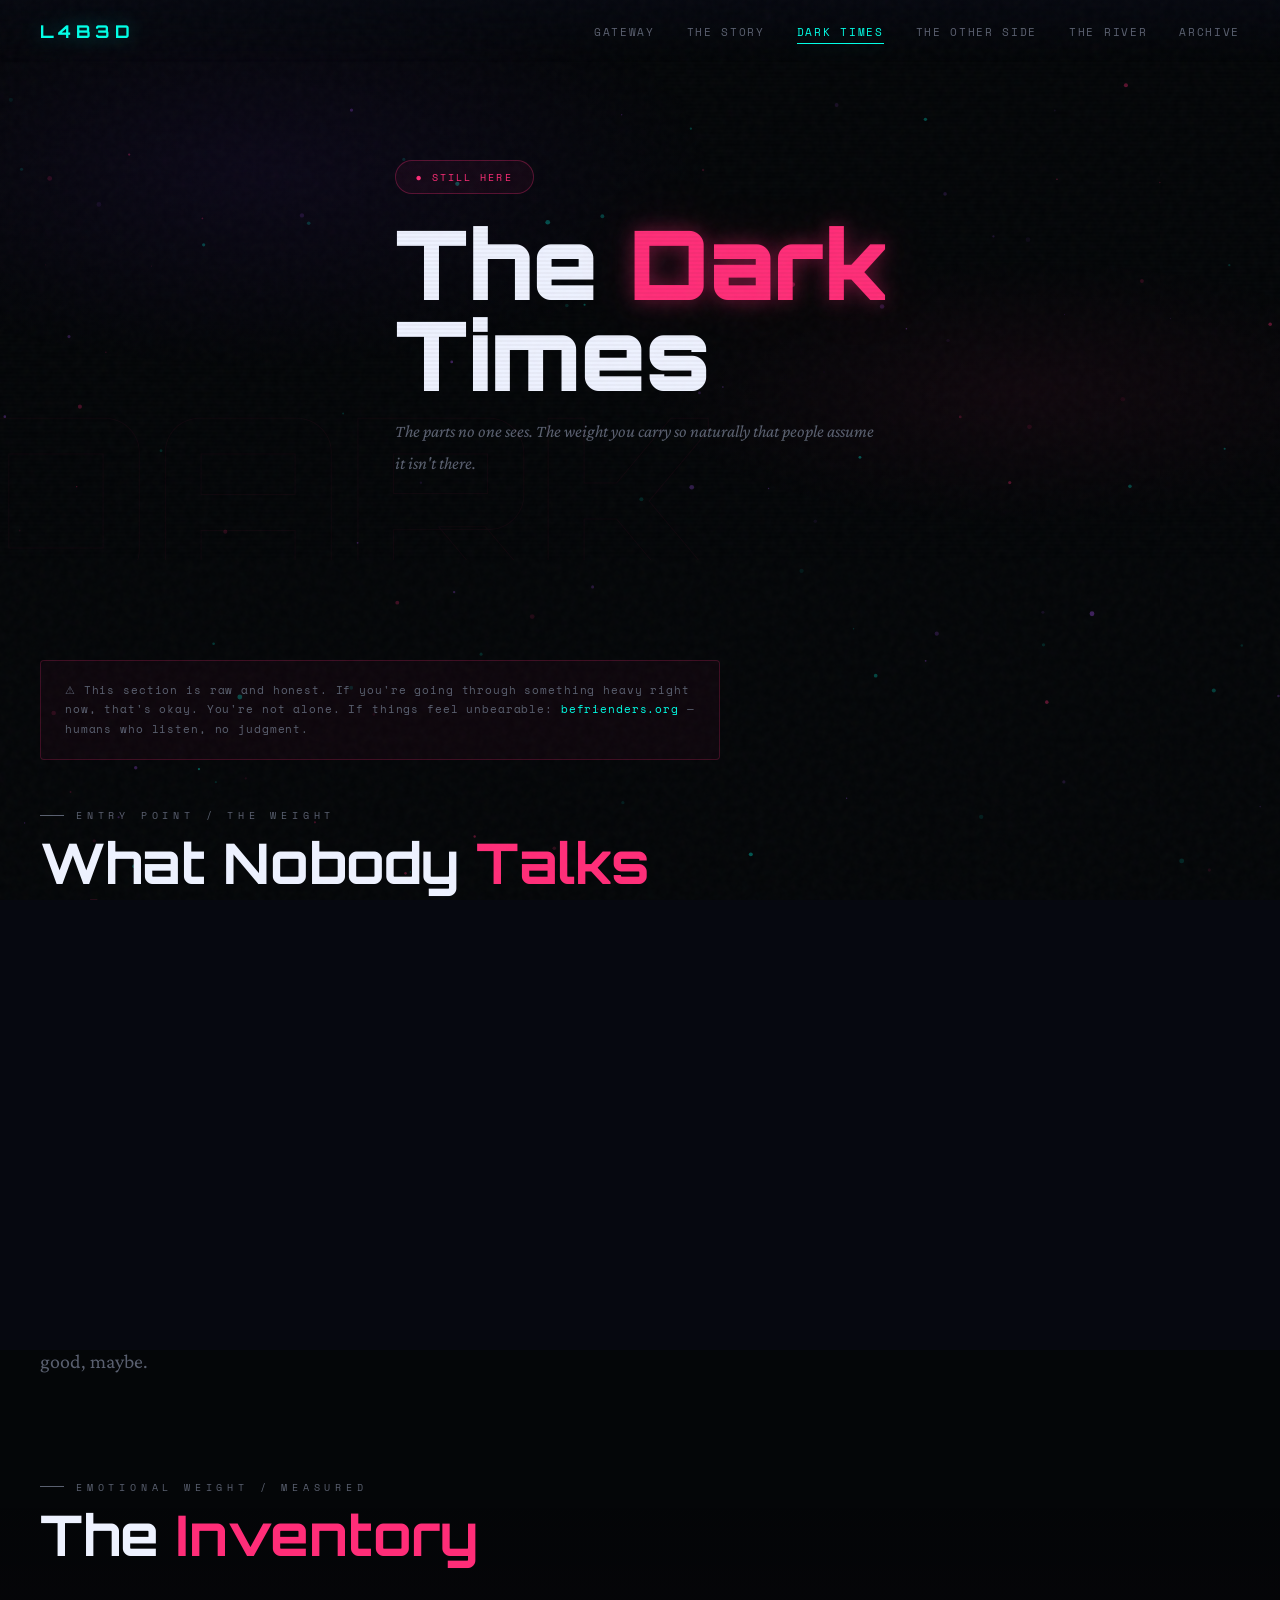
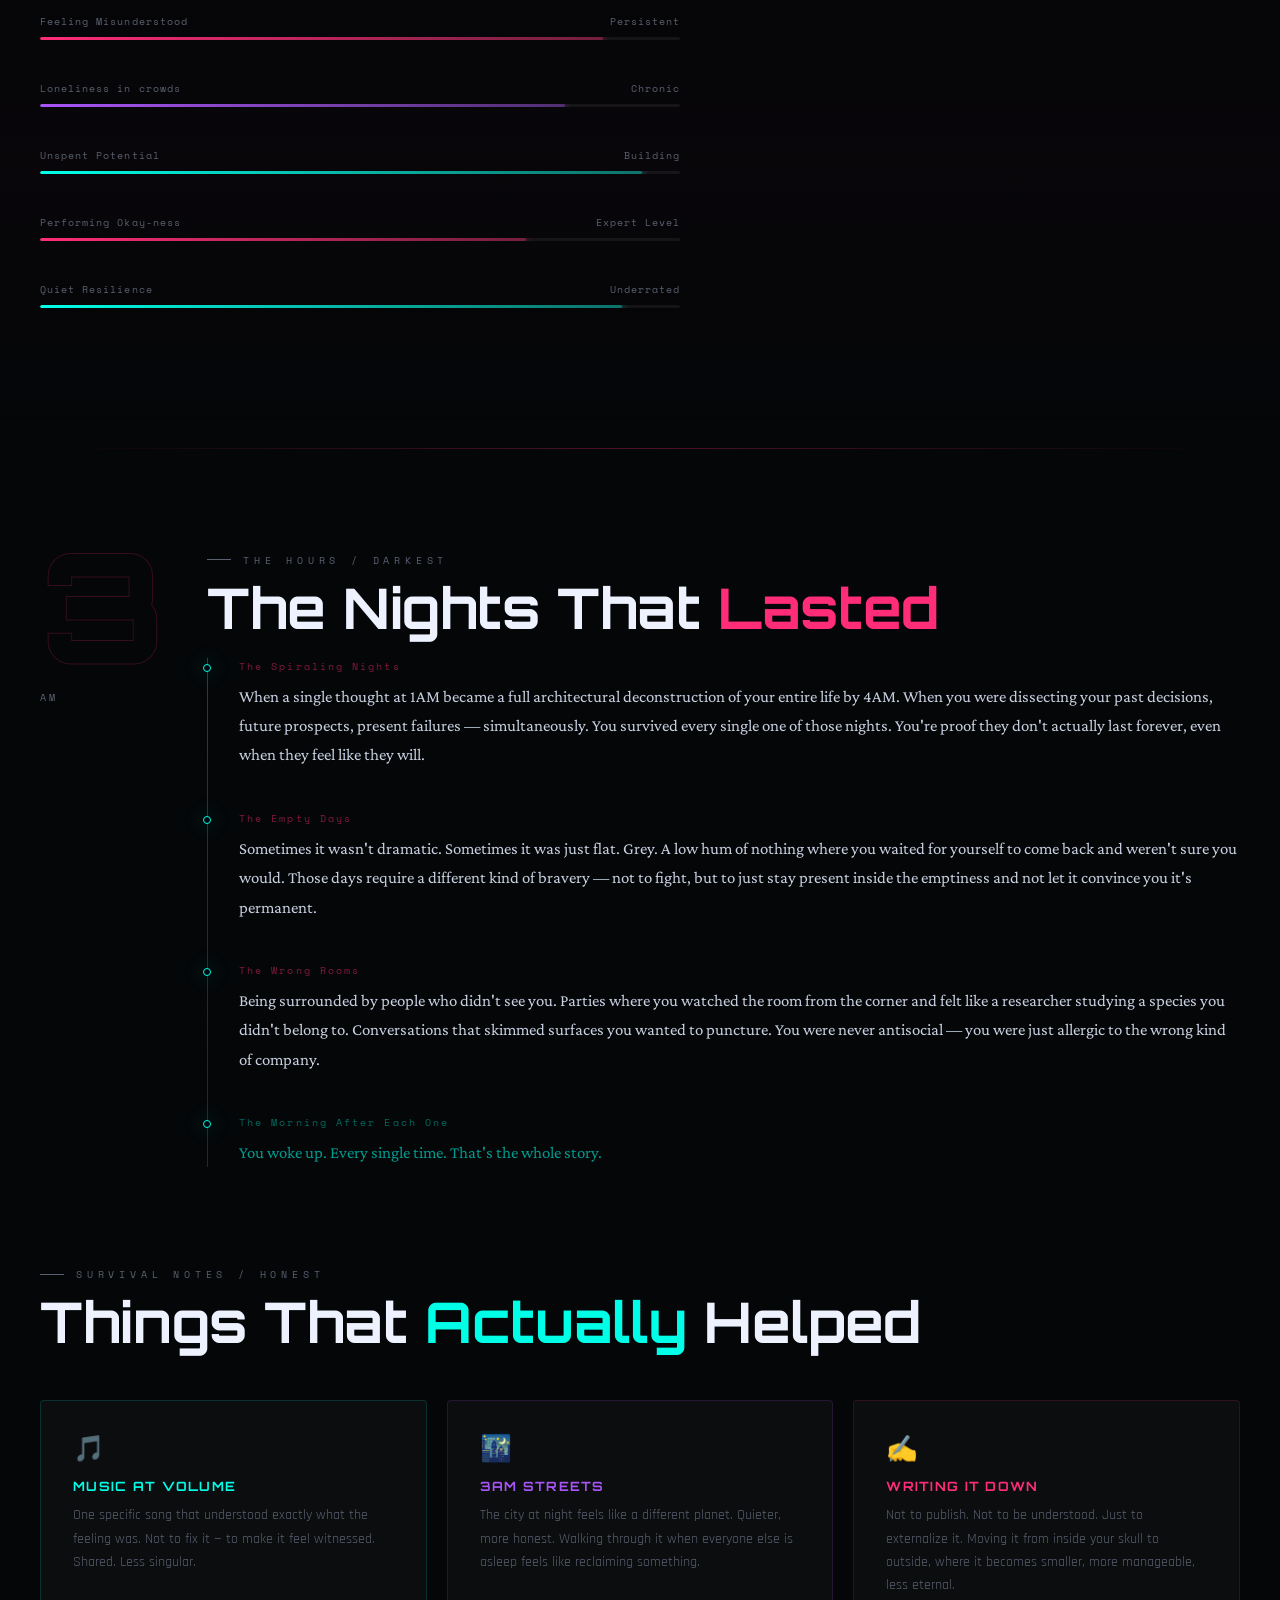
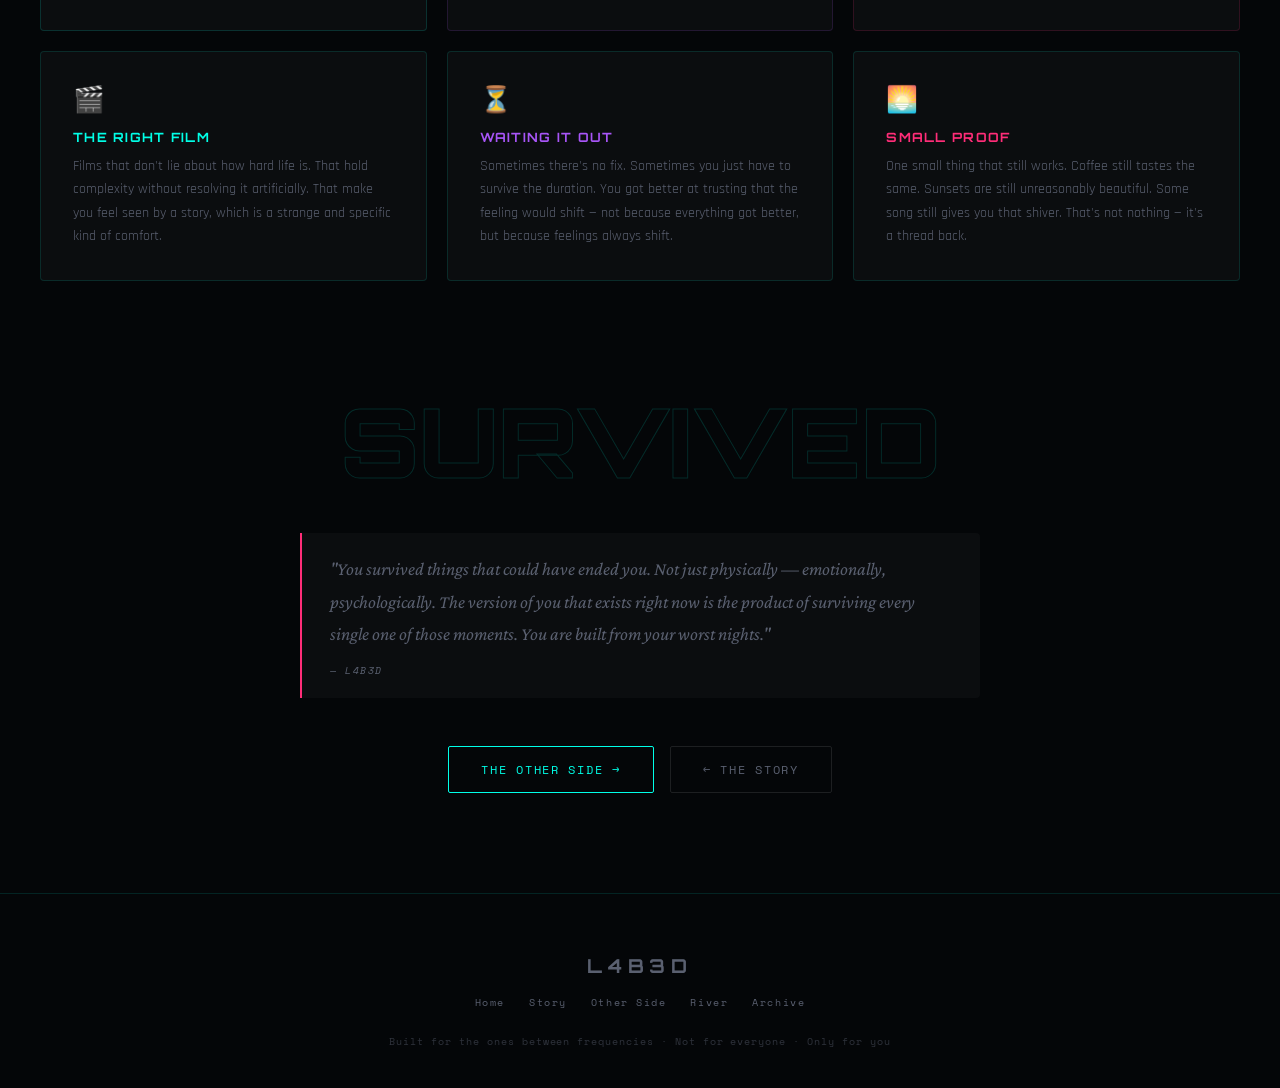
<file: dark-times.html>
<!DOCTYPE html>
<html lang="en">
<head>
  <meta charset="UTF-8">
  <meta name="viewport" content="width=device-width, initial-scale=1.0">
  <meta name="description" content="L4B3D — Dark Times. The heaviest chapters.">
  <meta name="theme-color" content="#060810">
  <title>L4B3D — Dark Times</title>
  <link rel="stylesheet" href="style.css">
  <link rel="manifest" href="manifest.json">
  <link rel="icon" type="image/svg+xml" href="data:image/svg+xml,<svg xmlns='http://www.w3.org/2000/svg' viewBox='0 0 32 32'><text y='26' font-size='28'>⬛</text></svg>">
  <style>
    body { background: #040608; }
    .dark-gradient {
      background: radial-gradient(ellipse 80% 50% at 50% 100%, rgba(255,45,120,0.06) 0%, transparent 70%);
    }
    .dark-hero-bg {
      background: radial-gradient(ellipse 60% 60% at 20% 30%, rgba(109,40,217,0.08) 0%, transparent 60%),
                  radial-gradient(ellipse 50% 40% at 80% 70%, rgba(255,45,120,0.05) 0%, transparent 60%);
    }
    .survivor-badge {
      display: inline-flex;
      align-items: center;
      gap: 8px;
      padding: 8px 20px;
      border: 1px solid rgba(255,45,120,0.3);
      border-radius: 100px;
      font-family: var(--font-mono);
      font-size: 0.65rem;
      letter-spacing: 0.2em;
      text-transform: uppercase;
      color: var(--pink);
      background: rgba(255,45,120,0.05);
    }
    .survivor-badge::before { content: '●'; animation: blink 1.5s infinite; color: var(--pink); }
    @keyframes blink { 0%,100%{opacity:1} 50%{opacity:0.2} }
    .heavy-number {
      font-family: var(--font-display);
      font-size: clamp(4rem, 12vw, 10rem);
      font-weight: 900;
      color: transparent;
      -webkit-text-stroke: 1px rgba(255,45,120,0.2);
      line-height: 1;
      display: block;
    }
  </style>
</head>
<body>

  <div class="cursor-dot"></div>
  <div class="cursor-ring"></div>
  <div class="noise-overlay"></div>
  <canvas id="particle-canvas"></canvas>

  <div class="page-loader">
    <div class="loader-logo" style="color:var(--pink);text-shadow:var(--glow-pink)">⬛</div>
    <div class="loader-bar-wrap"><div class="loader-bar" style="background:linear-gradient(90deg,var(--pink),var(--purple))"></div></div>
  </div>
  <div class="curtain-top"></div>
  <div class="curtain-bottom"></div>

  <nav class="nav">
    <a href="index.html" class="nav-logo">L4B3D</a>
    <div class="nav-links">
      <a href="index.html">Gateway</a>
      <a href="the-story.html">The Story</a>
      <a href="dark-times.html">Dark Times</a>
      <a href="the-other-side.html">The Other Side</a>
      <a href="the-river.html">The River</a>
      <a href="the-archive.html">Archive</a>
    </div>
    <button class="nav-hamburger" aria-label="Menu">
      <span></span><span></span><span></span>
    </button>
  </nav>

  <div class="mobile-menu">
    <a href="index.html">Gateway</a>
    <a href="the-story.html">The Story</a>
    <a href="dark-times.html">Dark Times</a>
    <a href="the-other-side.html">The Other Side</a>
    <a href="the-river.html">The River</a>
    <a href="the-archive.html">Archive</a>
  </div>

  <!-- PAGE INTRO -->
  <div class="page-intro dark-hero-bg">
    <div class="parallax-text" style="bottom:-80px;left:-40px;opacity:0.3;color:transparent;-webkit-text-stroke:1px rgba(255,45,120,0.15)">DARK</div>
    <div class="scanlines"></div>
    <div class="section-inner">
      <div class="survivor-badge reveal" style="margin-bottom:24px">Still Here</div>
      <h1 style="font-family:var(--font-display);font-size:clamp(3rem,8vw,6rem);font-weight:900;line-height:0.95;color:var(--text-bright);margin-bottom:16px" class="reveal">
        The <span style="color:var(--pink);text-shadow:var(--glow-pink)">Dark</span><br>
        Times
      </h1>
      <p style="font-family:var(--font-serif);font-style:italic;font-size:1.1rem;color:var(--text-dim);max-width:480px;line-height:1.8;margin-top:16px" class="reveal">
        The parts no one sees. The weight you carry so naturally that people assume it isn't there.
      </p>
    </div>
  </div>

  <!-- WARNING / TONE-SETTER -->
  <section class="section">
    <div class="section-inner">
      <div style="max-width:680px">
        <div style="padding:20px 24px;border:1px solid rgba(255,45,120,0.2);border-radius:4px;background:rgba(255,45,120,0.04);margin-bottom:48px;font-family:var(--font-mono);font-size:0.68rem;color:var(--text-dim);letter-spacing:0.08em;line-height:1.8" class="reveal">
          ⚠ This section is raw and honest. If you're going through something heavy right now, that's okay. You're not alone. If things feel unbearable: <a href="https://www.befrienders.org" target="_blank" rel="noopener" style="color:var(--cyan)">befrienders.org</a> — humans who listen, no judgment.
        </div>

        <div class="section-label reveal">Entry Point / The Weight</div>
        <h2 class="section-title reveal">What Nobody <span style="color:var(--pink)">Talks About</span></h2>

        <div class="raw-text reveal">
          <p>There are whole seasons that don't make it into conversations. Months where you were <strong>functional on the outside</strong> and completely dismantled within. Where you went through the motions — showed up, smiled, performed normalcy — while something inside you was quietly collapsing.</p>
          <br>
          <p>Nobody noticed. Or they noticed and didn't ask. Which is almost worse because it means <span class="highlight">you were alone with it</span> even when surrounded.</p>
          <br>
          <p>You learned to be fine in public and fall apart privately. You got very good at it. Too good, maybe.</p>
        </div>
      </div>
    </div>
  </section>

  <!-- EMOTION BARS -->
  <section class="section" style="padding-top:0;background:linear-gradient(180deg,transparent,rgba(255,45,120,0.02),transparent)">
    <div class="section-inner">
      <div class="section-label reveal">Emotional Weight / Measured</div>
      <h2 class="section-title reveal">The <span style="color:var(--pink)">Inventory</span></h2>

      <div style="max-width:640px" class="reveal">
        <div class="emotion-bar">
          <div class="emotion-bar-label"><span>Feeling Misunderstood</span><span>Persistent</span></div>
          <div class="emotion-bar-track"><div class="emotion-bar-fill pink" data-w="88%"></div></div>
        </div>
        <div class="emotion-bar">
          <div class="emotion-bar-label"><span>Loneliness in crowds</span><span>Chronic</span></div>
          <div class="emotion-bar-track"><div class="emotion-bar-fill purple" data-w="82%"></div></div>
        </div>
        <div class="emotion-bar">
          <div class="emotion-bar-label"><span>Unspent Potential</span><span>Building</span></div>
          <div class="emotion-bar-track"><div class="emotion-bar-fill cyan" data-w="94%"></div></div>
        </div>
        <div class="emotion-bar">
          <div class="emotion-bar-label"><span>Performing Okay-ness</span><span>Expert Level</span></div>
          <div class="emotion-bar-track"><div class="emotion-bar-fill pink" data-w="76%"></div></div>
        </div>
        <div class="emotion-bar">
          <div class="emotion-bar-label"><span>Quiet Resilience</span><span>Underrated</span></div>
          <div class="emotion-bar-track"><div class="emotion-bar-fill cyan" data-w="91%"></div></div>
        </div>
      </div>
    </div>
  </section>

  <!-- THE NIGHTS SECTION -->
  <section class="section" style="padding-top:0">
    <div class="section-inner">
      <hr class="hr-glow" style="margin-bottom:80px;background:linear-gradient(90deg,transparent,var(--pink),transparent)">

      <div style="display:grid;grid-template-columns:auto 1fr;gap:40px;align-items:start" class="reveal">
        <div>
          <span class="heavy-number">3</span>
          <div style="font-family:var(--font-mono);font-size:0.6rem;letter-spacing:0.3em;color:var(--text-dim);text-transform:uppercase;margin-top:8px">AM</div>
        </div>
        <div>
          <div class="section-label" style="margin-top:24px">The Hours / Darkest</div>
          <h2 class="section-title" style="margin-bottom:20px">The Nights That <span style="color:var(--pink)">Lasted</span></h2>
          <div class="timeline">
            <div class="timeline-item" style="--bullet-color:var(--pink)">
              <div class="timeline-date" style="color:rgba(255,45,120,0.5)">The Spiraling Nights</div>
              <div class="timeline-text">When a single thought at 1AM became a full architectural deconstruction of your entire life by 4AM. When you were dissecting your past decisions, future prospects, present failures — simultaneously. You survived every single one of those nights. You're proof they don't actually last forever, even when they feel like they will.</div>
            </div>
            <div class="timeline-item">
              <div class="timeline-date" style="color:rgba(255,45,120,0.5)">The Empty Days</div>
              <div class="timeline-text">Sometimes it wasn't dramatic. Sometimes it was just flat. Grey. A low hum of nothing where you waited for yourself to come back and weren't sure you would. Those days require a different kind of bravery — not to fight, but to just stay present inside the emptiness and not let it convince you it's permanent.</div>
            </div>
            <div class="timeline-item">
              <div class="timeline-date" style="color:rgba(255,45,120,0.5)">The Wrong Rooms</div>
              <div class="timeline-text">Being surrounded by people who didn't see you. Parties where you watched the room from the corner and felt like a researcher studying a species you didn't belong to. Conversations that skimmed surfaces you wanted to puncture. You were never antisocial — you were just allergic to the wrong kind of company.</div>
            </div>
            <div class="timeline-item" style="margin-bottom:0">
              <div class="timeline-date" style="color:rgba(0,255,231,0.4)">The Morning After Each One</div>
              <div class="timeline-text" style="color:rgba(0,255,231,0.6)">You woke up. Every single time. That's the whole story.</div>
            </div>
          </div>
        </div>
      </div>
    </div>
  </section>

  <!-- SURVIVAL NOTES -->
  <section class="section" style="padding-top:0">
    <div class="section-inner">
      <div class="section-label reveal">Survival Notes / Honest</div>
      <h2 class="section-title reveal">Things That <span class="accent">Actually</span> Helped</h2>

      <div class="card-grid card-grid-3 reveal">
        <div class="card" style="border-color:rgba(0,255,231,0.15)">
          <div style="font-size:1.6rem;margin-bottom:12px">🎵</div>
          <h3 style="font-family:var(--font-display);font-size:0.8rem;color:var(--cyan);letter-spacing:0.1em;margin-bottom:10px">MUSIC AT VOLUME</h3>
          <p style="font-size:0.86rem;color:var(--text-dim);line-height:1.7">One specific song that understood exactly what the feeling was. Not to fix it — to make it feel witnessed. Shared. Less singular.</p>
        </div>
        <div class="card" style="border-color:rgba(168,85,247,0.15)">
          <div style="font-size:1.6rem;margin-bottom:12px">🌃</div>
          <h3 style="font-family:var(--font-display);font-size:0.8rem;color:var(--purple);letter-spacing:0.1em;margin-bottom:10px">3AM STREETS</h3>
          <p style="font-size:0.86rem;color:var(--text-dim);line-height:1.7">The city at night feels like a different planet. Quieter, more honest. Walking through it when everyone else is asleep feels like reclaiming something.</p>
        </div>
        <div class="card" style="border-color:rgba(255,45,120,0.15)">
          <div style="font-size:1.6rem;margin-bottom:12px">✍</div>
          <h3 style="font-family:var(--font-display);font-size:0.8rem;color:var(--pink);letter-spacing:0.1em;margin-bottom:10px">WRITING IT DOWN</h3>
          <p style="font-size:0.86rem;color:var(--text-dim);line-height:1.7">Not to publish. Not to be understood. Just to externalize it. Moving it from inside your skull to outside, where it becomes smaller, more manageable, less eternal.</p>
        </div>
        <div class="card">
          <div style="font-size:1.6rem;margin-bottom:12px">🎬</div>
          <h3 style="font-family:var(--font-display);font-size:0.8rem;color:var(--cyan);letter-spacing:0.1em;margin-bottom:10px">THE RIGHT FILM</h3>
          <p style="font-size:0.86rem;color:var(--text-dim);line-height:1.7">Films that don't lie about how hard life is. That hold complexity without resolving it artificially. That make you feel seen by a story, which is a strange and specific kind of comfort.</p>
        </div>
        <div class="card">
          <div style="font-size:1.6rem;margin-bottom:12px">⏳</div>
          <h3 style="font-family:var(--font-display);font-size:0.8rem;color:var(--purple);letter-spacing:0.1em;margin-bottom:10px">WAITING IT OUT</h3>
          <p style="font-size:0.86rem;color:var(--text-dim);line-height:1.7">Sometimes there's no fix. Sometimes you just have to survive the duration. You got better at trusting that the feeling would shift — not because everything got better, but because feelings always shift.</p>
        </div>
        <div class="card">
          <div style="font-size:1.6rem;margin-bottom:12px">🌅</div>
          <h3 style="font-family:var(--font-display);font-size:0.8rem;color:var(--pink);letter-spacing:0.1em;margin-bottom:10px">SMALL PROOF</h3>
          <p style="font-size:0.86rem;color:var(--text-dim);line-height:1.7">One small thing that still works. Coffee still tastes the same. Sunsets are still unreasonably beautiful. Some song still gives you that shiver. That's not nothing — it's a thread back.</p>
        </div>
      </div>
    </div>
  </section>

  <!-- CLOSING -->
  <section class="section" style="padding-top:0">
    <div class="section-inner" style="max-width:680px;text-align:center">
      <div class="reveal">
        <div style="font-family:var(--font-display);font-size:clamp(3rem,8vw,6rem);font-weight:900;color:transparent;-webkit-text-stroke:1px rgba(0,255,231,0.15);margin-bottom:32px">SURVIVED</div>
        <div class="quote-block" style="text-align:left;border-color:var(--pink)">
          <p>"You survived things that could have ended you. Not just physically — emotionally, psychologically. The version of you that exists right now is the product of surviving every single one of those moments. You are built from your worst nights."</p>
          <cite>— L4B3D</cite>
        </div>
        <div style="margin-top:48px;display:flex;gap:16px;justify-content:center;flex-wrap:wrap">
          <a href="the-other-side.html" class="btn btn-primary">The Other Side →</a>
          <a href="the-story.html" class="btn btn-ghost">← The Story</a>
        </div>
      </div>
    </div>
  </section>

  <footer>
    <div class="footer-logo">L4B3D</div>
    <div class="footer-links">
      <a href="index.html">Home</a>
      <a href="the-story.html">Story</a>
      <a href="the-other-side.html">Other Side</a>
      <a href="the-river.html">River</a>
      <a href="the-archive.html">Archive</a>
    </div>
    <div class="footer-copy">Built for the ones between frequencies · Not for everyone · Only for you</div>
  </footer>

  <script src="script.js"></script>
</body>
</html>
</file>
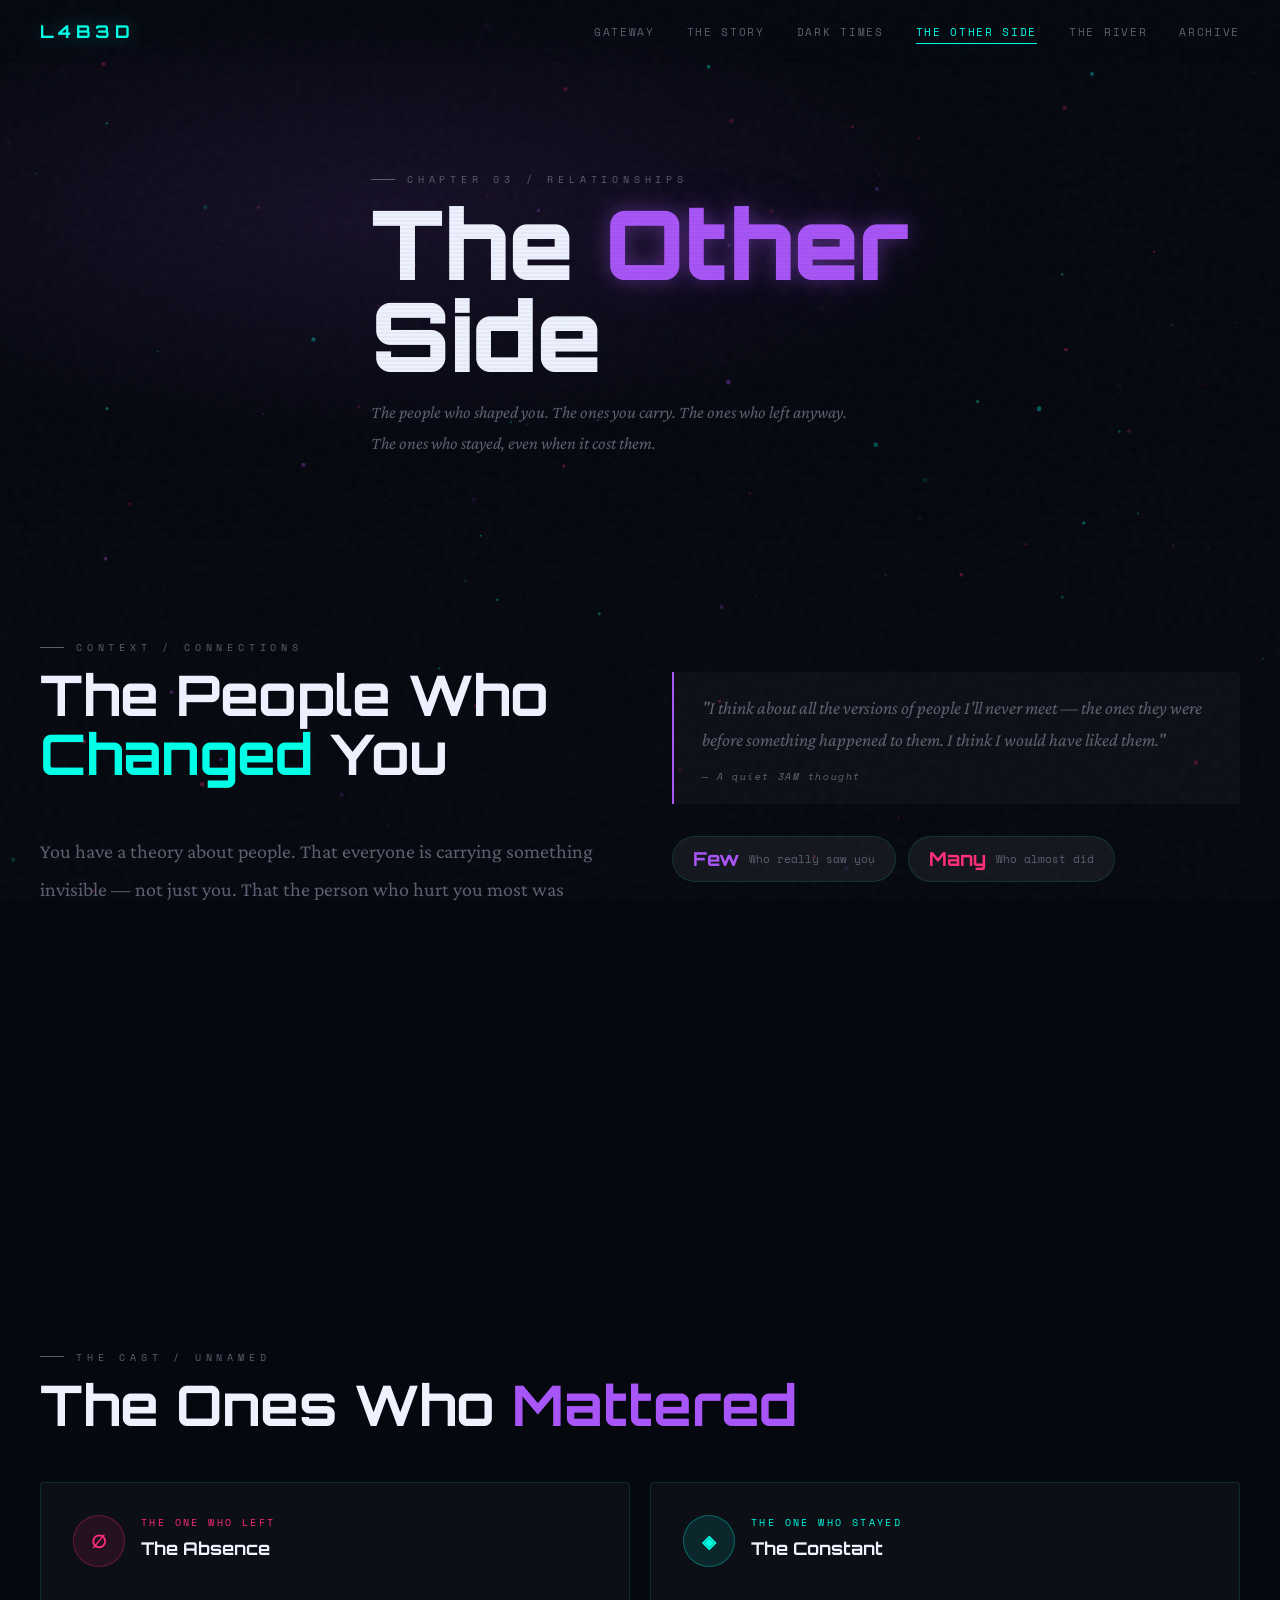
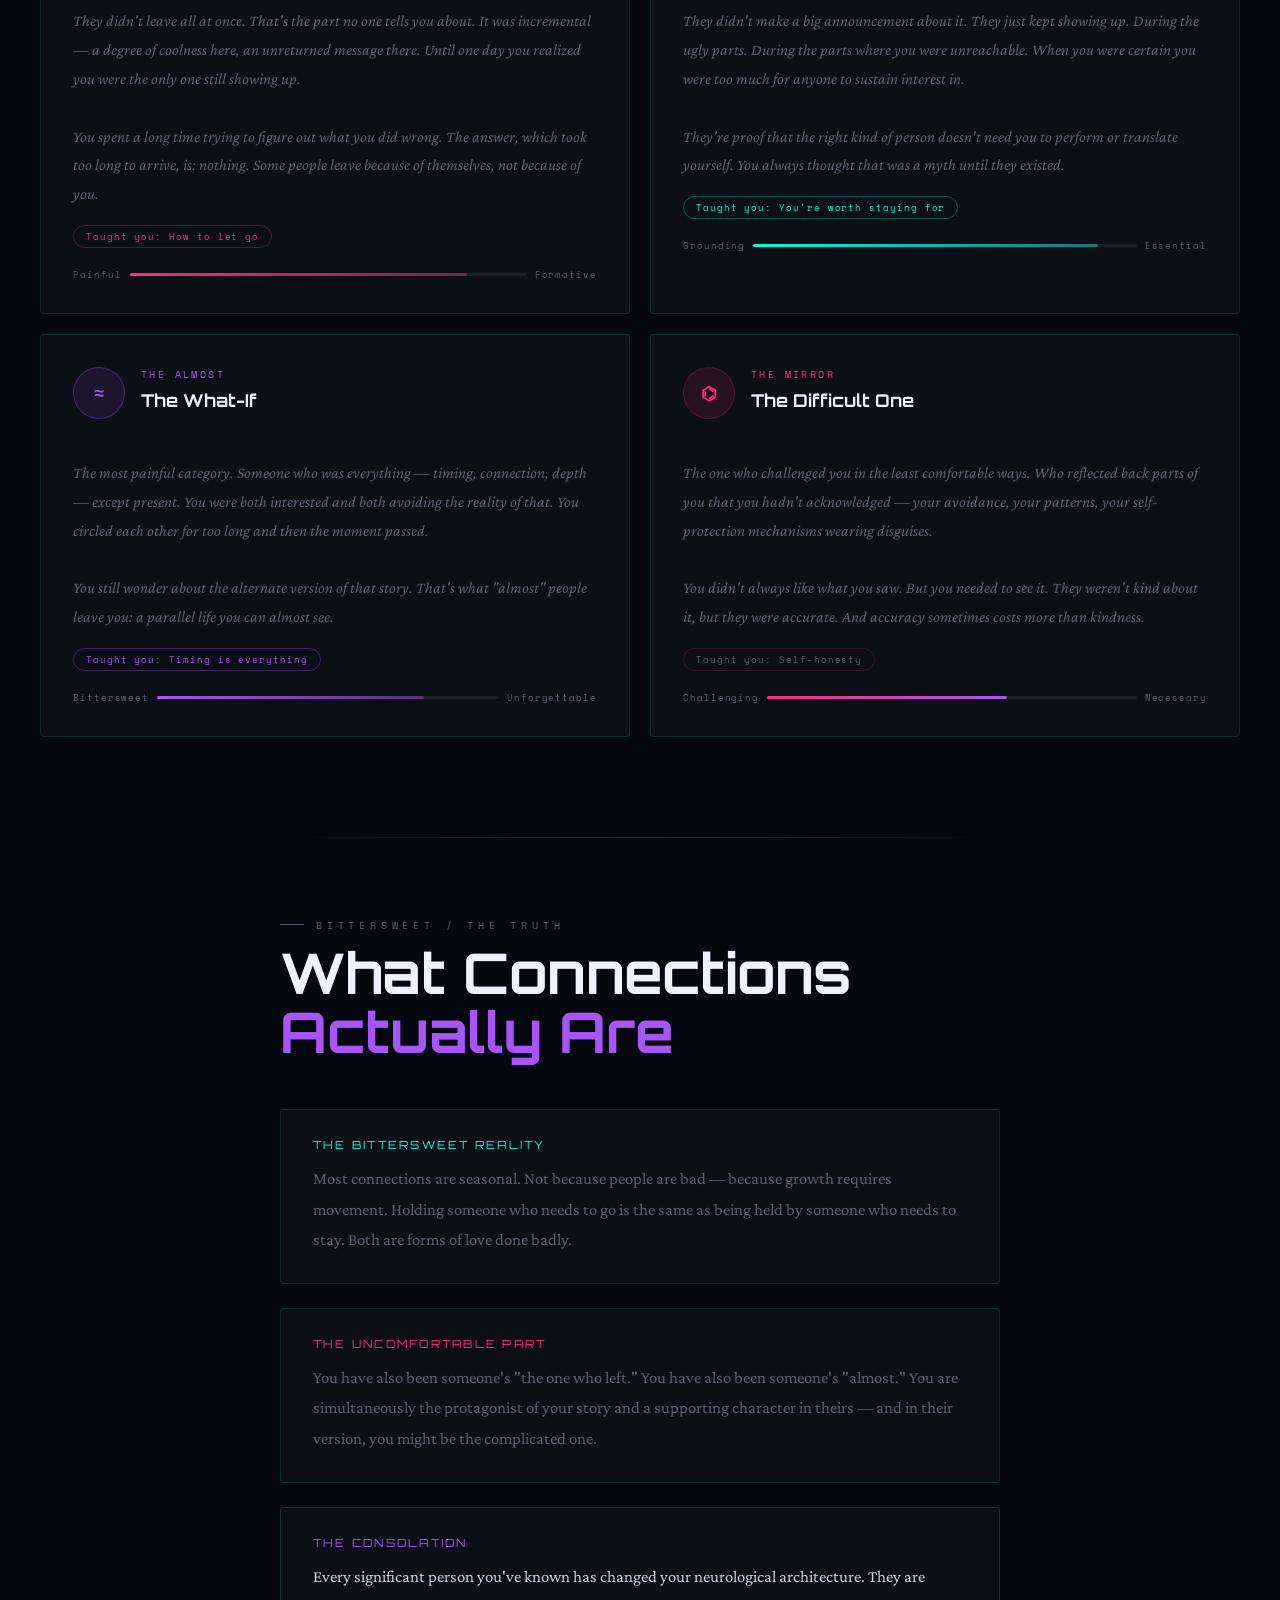
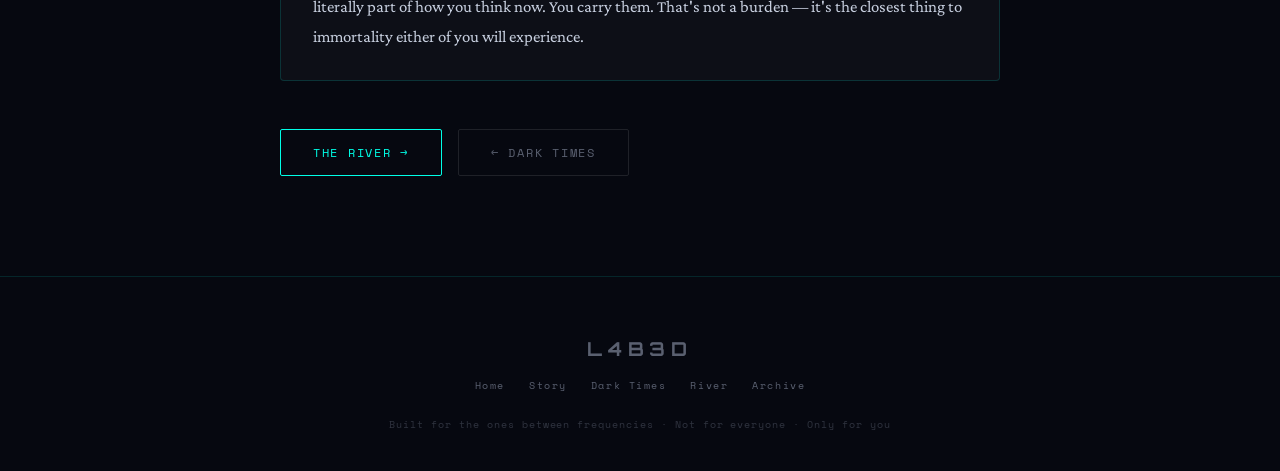
<file: the-other-side.html>
<!DOCTYPE html>
<html lang="en">
<head>
  <meta charset="UTF-8">
  <meta name="viewport" content="width=device-width, initial-scale=1.0">
  <meta name="description" content="L4B3D — The Other Side. Bittersweet relational stories.">
  <meta name="theme-color" content="#060810">
  <title>L4B3D — The Other Side</title>
  <link rel="stylesheet" href="style.css">
  <link rel="manifest" href="manifest.json">
  <link rel="icon" type="image/svg+xml" href="data:image/svg+xml,<svg xmlns='http://www.w3.org/2000/svg' viewBox='0 0 32 32'><text y='26' font-size='28'>◈</text></svg>">
  <style>
    .person-card {
      background: var(--surface);
      border: 1px solid var(--border);
      border-radius: 4px;
      padding: 32px;
      position: relative;
      overflow: hidden;
      transition: border-color 0.3s, box-shadow 0.3s, transform 0.4s var(--ease-out-expo);
    }
    .person-card:hover {
      transform: translateY(-4px);
      border-color: rgba(168,85,247,0.3);
      box-shadow: var(--glow-purple);
    }
    .person-card-initial {
      width: 52px; height: 52px;
      border-radius: 50%;
      display: flex;
      align-items: center;
      justify-content: center;
      font-family: var(--font-display);
      font-size: 1.1rem;
      font-weight: 700;
      margin-bottom: 20px;
      flex-shrink: 0;
    }
    .person-card-role {
      font-family: var(--font-mono);
      font-size: 0.6rem;
      letter-spacing: 0.25em;
      text-transform: uppercase;
      margin-bottom: 8px;
    }
    .person-card-name {
      font-family: var(--font-display);
      font-size: 1.1rem;
      font-weight: 700;
      color: var(--text-bright);
      margin-bottom: 16px;
    }
    .person-card-text {
      font-family: var(--font-serif);
      font-style: italic;
      font-size: 1rem;
      color: var(--text-dim);
      line-height: 1.8;
    }
    .person-card-tag {
      display: inline-block;
      margin-top: 16px;
      padding: 4px 12px;
      border-radius: 100px;
      font-family: var(--font-mono);
      font-size: 0.58rem;
      letter-spacing: 0.1em;
      border: 1px solid;
    }
    .relationship-spectrum {
      display: flex;
      align-items: center;
      gap: 8px;
      margin-top: 20px;
    }
    .rs-label {
      font-family: var(--font-mono);
      font-size: 0.58rem;
      letter-spacing: 0.1em;
      color: var(--text-dim);
      white-space: nowrap;
    }
    .rs-bar {
      flex: 1;
      height: 3px;
      border-radius: 2px;
      position: relative;
      background: rgba(255,255,255,0.06);
    }
    .rs-bar-fill {
      position: absolute;
      top: 0; left: 0;
      height: 100%;
      border-radius: 2px;
    }
  </style>
</head>
<body>

  <div class="cursor-dot"></div>
  <div class="cursor-ring"></div>
  <div class="noise-overlay"></div>
  <canvas id="particle-canvas"></canvas>

  <div class="page-loader">
    <div class="loader-logo" style="color:var(--purple);text-shadow:var(--glow-purple)">◈</div>
    <div class="loader-bar-wrap"><div class="loader-bar" style="background:linear-gradient(90deg,var(--purple),var(--pink))"></div></div>
  </div>
  <div class="curtain-top"></div>
  <div class="curtain-bottom"></div>

  <nav class="nav">
    <a href="index.html" class="nav-logo">L4B3D</a>
    <div class="nav-links">
      <a href="index.html">Gateway</a>
      <a href="the-story.html">The Story</a>
      <a href="dark-times.html">Dark Times</a>
      <a href="the-other-side.html">The Other Side</a>
      <a href="the-river.html">The River</a>
      <a href="the-archive.html">Archive</a>
    </div>
    <button class="nav-hamburger" aria-label="Menu">
      <span></span><span></span><span></span>
    </button>
  </nav>

  <div class="mobile-menu">
    <a href="index.html">Gateway</a>
    <a href="the-story.html">The Story</a>
    <a href="dark-times.html">Dark Times</a>
    <a href="the-other-side.html">The Other Side</a>
    <a href="the-river.html">The River</a>
    <a href="the-archive.html">Archive</a>
  </div>

  <!-- HERO -->
  <div class="page-intro" style="background:radial-gradient(ellipse 70% 60% at 30% 40%,rgba(168,85,247,0.1) 0%,transparent 70%)">
    <div class="parallax-text" style="top:50%;right:-80px;transform:translateY(-50%);opacity:0.3">THEM</div>
    <div class="scanlines"></div>
    <div class="section-inner">
      <div class="section-label reveal">Chapter 03 / Relationships</div>
      <h1 style="font-family:var(--font-display);font-size:clamp(3rem,8vw,6rem);font-weight:900;line-height:0.95;color:var(--text-bright);margin-bottom:16px" class="reveal">
        The <span style="color:var(--purple);text-shadow:var(--glow-purple)">Other</span><br>Side
      </h1>
      <p style="font-family:var(--font-serif);font-style:italic;font-size:1.1rem;color:var(--text-dim);max-width:500px;line-height:1.8;margin-top:16px" class="reveal">
        The people who shaped you. The ones you carry. The ones who left anyway.
        The ones who stayed, even when it cost them.
      </p>
    </div>
  </div>

  <!-- INTRO -->
  <section class="section">
    <div class="section-inner">
      <div style="display:grid;grid-template-columns:1fr 1fr;gap:64px;align-items:start">
        <div class="reveal">
          <div class="section-label">Context / Connections</div>
          <h2 class="section-title">The People Who <span class="accent">Changed</span> You</h2>
          <div class="raw-text">
            <p>You have a theory about people. That everyone is carrying something invisible — not just you. That the person who hurt you most was probably hurting in exactly the same way, just didn't have the language for it.</p>
            <br>
            <p>That doesn't make it okay. But it makes it <strong>less personal</strong>. And sometimes that's the only window out of the room the pain locks you in.</p>
            <br>
            <p>Some people came and broke you a little. Some came and quietly built something. Most did both, depending on the day.</p>
          </div>
        </div>
        <div class="reveal reveal-delay-2">
          <div class="quote-block" style="border-color:var(--purple)">
            <p>"I think about all the versions of people I'll never meet — the ones they were before something happened to them. I think I would have liked them."</p>
            <cite>— A quiet 3AM thought</cite>
          </div>
          <div style="margin-top:20px;display:flex;gap:12px;flex-wrap:wrap">
            <div class="stat-pill">
              <span class="stat-pill-val" style="color:var(--purple)">Few</span>
              <span style="color:var(--text-dim);font-size:0.68rem">Who really saw you</span>
            </div>
            <div class="stat-pill">
              <span class="stat-pill-val" style="color:var(--pink)">Many</span>
              <span style="color:var(--text-dim);font-size:0.68rem">Who almost did</span>
            </div>
          </div>
        </div>
      </div>
    </div>
  </section>

  <!-- PERSON CARDS -->
  <section class="section" style="padding-top:0">
    <div class="section-inner">
      <div class="section-label reveal">The Cast / Unnamed</div>
      <h2 class="section-title reveal">The Ones Who <span style="color:var(--purple)">Mattered</span></h2>

      <div style="display:grid;grid-template-columns:repeat(2,1fr);gap:20px" class="card-grid">

        <!-- The one who left -->
        <div class="person-card reveal">
          <div style="display:flex;align-items:flex-start;gap:16px;margin-bottom:20px">
            <div class="person-card-initial" style="background:rgba(255,45,120,0.1);border:1px solid rgba(255,45,120,0.3);color:var(--pink)">∅</div>
            <div>
              <div class="person-card-role" style="color:var(--pink)">The One Who Left</div>
              <div class="person-card-name">The Absence</div>
            </div>
          </div>
          <div class="person-card-text">
            They didn't leave all at once. That's the part no one tells you about. It was incremental — a degree of coolness here, an unreturned message there. Until one day you realized you were the only one still showing up.
            <br><br>
            You spent a long time trying to figure out what you did wrong. The answer, which took too long to arrive, is: nothing. Some people leave because of themselves, not because of you.
          </div>
          <span class="person-card-tag" style="border-color:rgba(255,45,120,0.3);color:var(--pink)">Taught you: How to let go</span>
          <div class="relationship-spectrum">
            <span class="rs-label">Painful</span>
            <div class="rs-bar">
              <div class="rs-bar-fill" style="width:85%;background:linear-gradient(90deg,var(--pink),rgba(255,45,120,0.4))"></div>
            </div>
            <span class="rs-label">Formative</span>
          </div>
        </div>

        <!-- The one who stayed -->
        <div class="person-card reveal reveal-delay-2">
          <div style="display:flex;align-items:flex-start;gap:16px;margin-bottom:20px">
            <div class="person-card-initial" style="background:rgba(0,255,231,0.1);border:1px solid rgba(0,255,231,0.3);color:var(--cyan)">◈</div>
            <div>
              <div class="person-card-role" style="color:var(--cyan)">The One Who Stayed</div>
              <div class="person-card-name">The Constant</div>
            </div>
          </div>
          <div class="person-card-text">
            They didn't make a big announcement about it. They just kept showing up. During the ugly parts. During the parts where you were unreachable. When you were certain you were too much for anyone to sustain interest in.
            <br><br>
            They're proof that the right kind of person doesn't need you to perform or translate yourself. You always thought that was a myth until they existed.
          </div>
          <span class="person-card-tag" style="border-color:rgba(0,255,231,0.3);color:var(--cyan)">Taught you: You're worth staying for</span>
          <div class="relationship-spectrum">
            <span class="rs-label">Grounding</span>
            <div class="rs-bar">
              <div class="rs-bar-fill" style="width:90%;background:linear-gradient(90deg,var(--cyan),rgba(0,255,231,0.4))"></div>
            </div>
            <span class="rs-label">Essential</span>
          </div>
        </div>

        <!-- The almost -->
        <div class="person-card reveal">
          <div style="display:flex;align-items:flex-start;gap:16px;margin-bottom:20px">
            <div class="person-card-initial" style="background:rgba(168,85,247,0.1);border:1px solid rgba(168,85,247,0.3);color:var(--purple)">≈</div>
            <div>
              <div class="person-card-role" style="color:var(--purple)">The Almost</div>
              <div class="person-card-name">The What-If</div>
            </div>
          </div>
          <div class="person-card-text">
            The most painful category. Someone who was everything — timing, connection, depth — except present. You were both interested and both avoiding the reality of that. You circled each other for too long and then the moment passed.
            <br><br>
            You still wonder about the alternate version of that story. That's what "almost" people leave you: a parallel life you can almost see.
          </div>
          <span class="person-card-tag" style="border-color:rgba(168,85,247,0.3);color:var(--purple)">Taught you: Timing is everything</span>
          <div class="relationship-spectrum">
            <span class="rs-label">Bittersweet</span>
            <div class="rs-bar">
              <div class="rs-bar-fill" style="width:78%;background:linear-gradient(90deg,var(--purple),rgba(168,85,247,0.4))"></div>
            </div>
            <span class="rs-label">Unforgettable</span>
          </div>
        </div>

        <!-- The mirror -->
        <div class="person-card reveal reveal-delay-2">
          <div style="display:flex;align-items:flex-start;gap:16px;margin-bottom:20px">
            <div class="person-card-initial" style="background:rgba(255,45,120,0.1);border:1px solid rgba(255,45,120,0.2);color:var(--pink)">⌬</div>
            <div>
              <div class="person-card-role" style="color:var(--pink)">The Mirror</div>
              <div class="person-card-name">The Difficult One</div>
            </div>
          </div>
          <div class="person-card-text">
            The one who challenged you in the least comfortable ways. Who reflected back parts of you that you hadn't acknowledged — your avoidance, your patterns, your self-protection mechanisms wearing disguises.
            <br><br>
            You didn't always like what you saw. But you needed to see it. They weren't kind about it, but they were accurate. And accuracy sometimes costs more than kindness.
          </div>
          <span class="person-card-tag" style="border-color:rgba(255,45,120,0.2);color:var(--text-dim)">Taught you: Self-honesty</span>
          <div class="relationship-spectrum">
            <span class="rs-label">Challenging</span>
            <div class="rs-bar">
              <div class="rs-bar-fill" style="width:65%;background:linear-gradient(90deg,var(--pink),var(--purple))"></div>
            </div>
            <span class="rs-label">Necessary</span>
          </div>
        </div>

      </div>
    </div>
  </section>

  <!-- BITTERSWEET TRUTH -->
  <section class="section" style="padding-top:0">
    <div class="section-inner" style="max-width:720px">
      <hr class="hr-glow" style="margin-bottom:80px;background:linear-gradient(90deg,transparent,var(--purple),transparent)">
      <div class="section-label reveal">Bittersweet / The Truth</div>
      <h2 class="section-title reveal">What Connections <span style="color:var(--purple)">Actually Are</span></h2>

      <div class="reveal" style="display:flex;flex-direction:column;gap:24px">
        <div style="background:var(--surface);border:1px solid var(--border);border-radius:4px;padding:28px 32px">
          <div style="font-family:var(--font-display);font-size:0.7rem;letter-spacing:0.2em;color:var(--cyan);margin-bottom:12px">THE BITTERSWEET REALITY</div>
          <p style="font-family:var(--font-serif);font-size:1.05rem;color:var(--text-dim);line-height:1.8">Most connections are seasonal. Not because people are bad — because growth requires movement. Holding someone who needs to go is the same as being held by someone who needs to stay. Both are forms of love done badly.</p>
        </div>
        <div style="background:var(--surface);border:1px solid var(--border);border-radius:4px;padding:28px 32px">
          <div style="font-family:var(--font-display);font-size:0.7rem;letter-spacing:0.2em;color:var(--pink);margin-bottom:12px">THE UNCOMFORTABLE PART</div>
          <p style="font-family:var(--font-serif);font-size:1.05rem;color:var(--text-dim);line-height:1.8">You have also been someone's "the one who left." You have also been someone's "almost." You are simultaneously the protagonist of your story and a supporting character in theirs — and in their version, you might be the complicated one.</p>
        </div>
        <div style="background:var(--surface);border:1px solid rgba(0,255,231,0.15);border-radius:4px;padding:28px 32px">
          <div style="font-family:var(--font-display);font-size:0.7rem;letter-spacing:0.2em;color:var(--purple);margin-bottom:12px">THE CONSOLATION</div>
          <p style="font-family:var(--font-serif);font-size:1.05rem;color:var(--text);line-height:1.8">Every significant person you've known has changed your neurological architecture. They are literally part of how you think now. You carry them. That's not a burden — it's the closest thing to immortality either of you will experience.</p>
        </div>
      </div>

      <div style="margin-top:48px;display:flex;gap:16px;flex-wrap:wrap" class="reveal">
        <a href="the-river.html" class="btn btn-primary">The River →</a>
        <a href="dark-times.html" class="btn btn-ghost">← Dark Times</a>
      </div>
    </div>
  </section>

  <footer>
    <div class="footer-logo">L4B3D</div>
    <div class="footer-links">
      <a href="index.html">Home</a>
      <a href="the-story.html">Story</a>
      <a href="dark-times.html">Dark Times</a>
      <a href="the-river.html">River</a>
      <a href="the-archive.html">Archive</a>
    </div>
    <div class="footer-copy">Built for the ones between frequencies · Not for everyone · Only for you</div>
  </footer>

  <script src="script.js"></script>
</body>
</html>
</file>
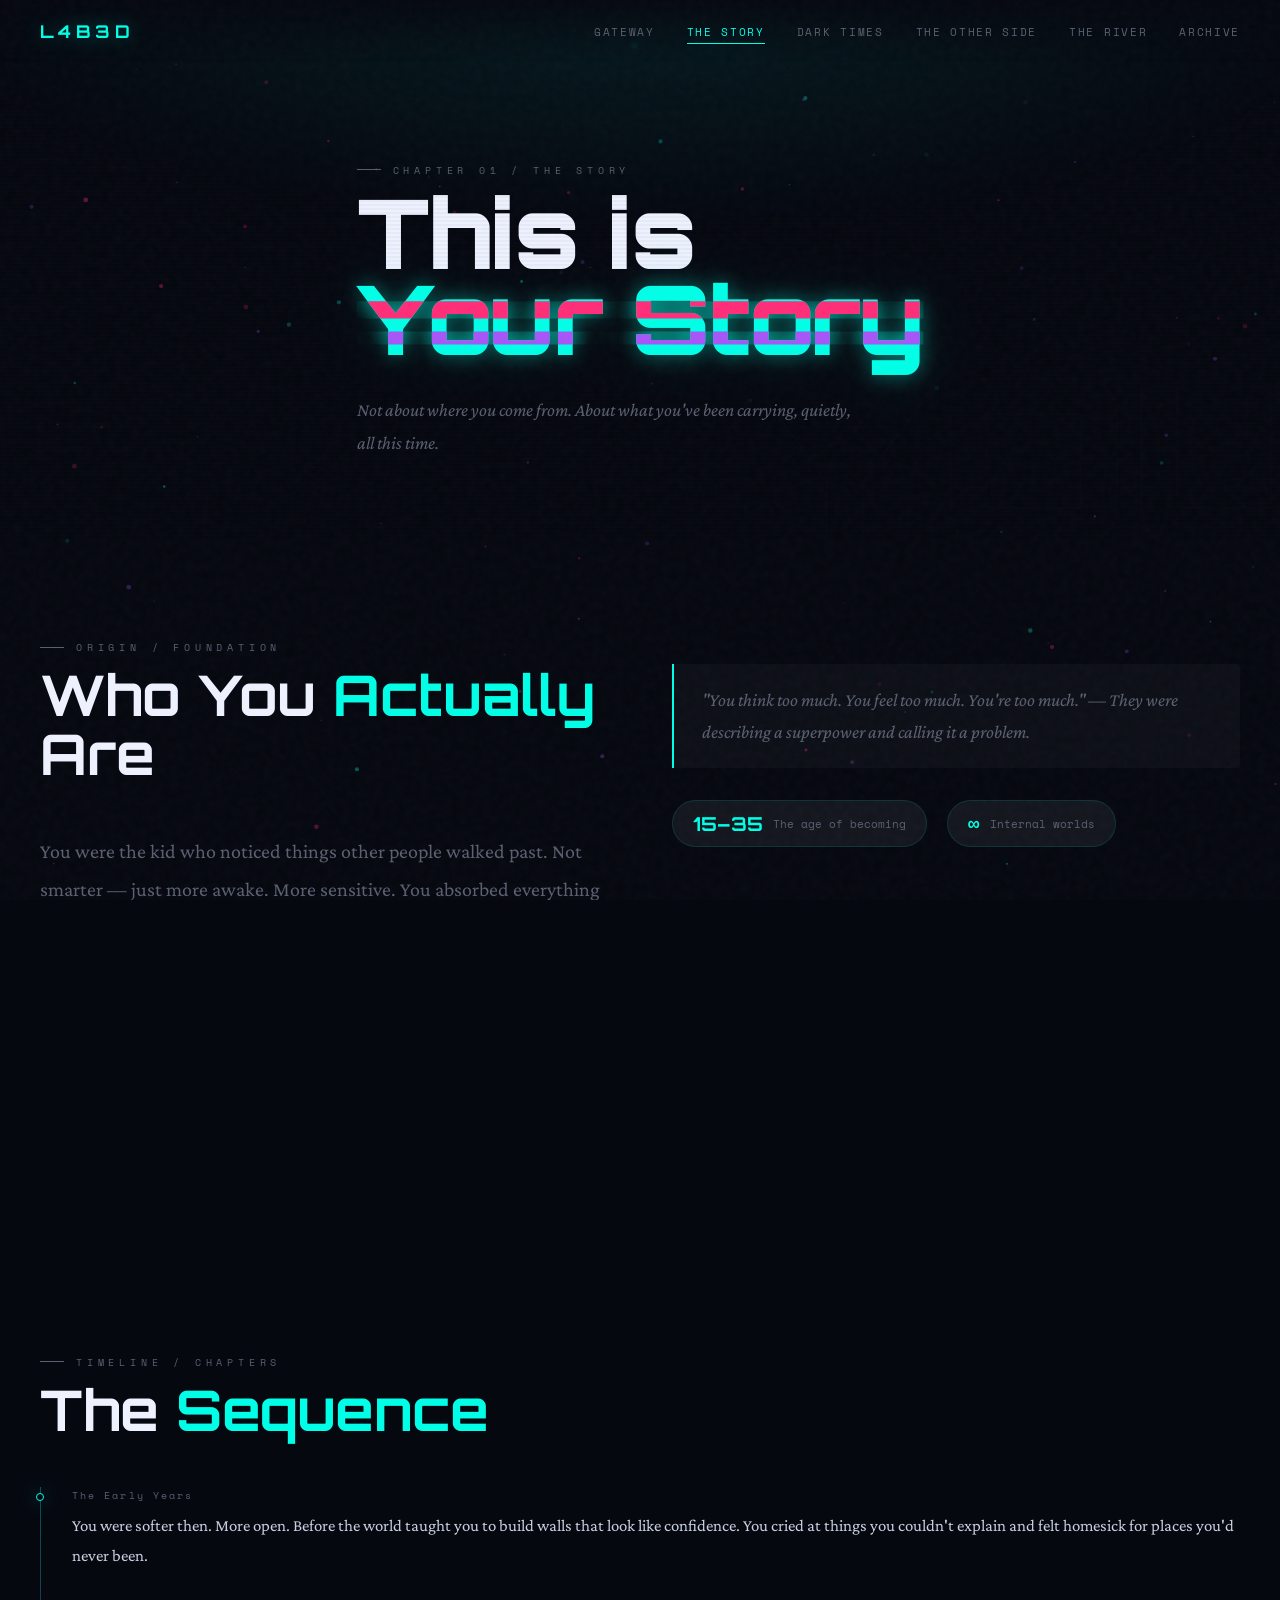
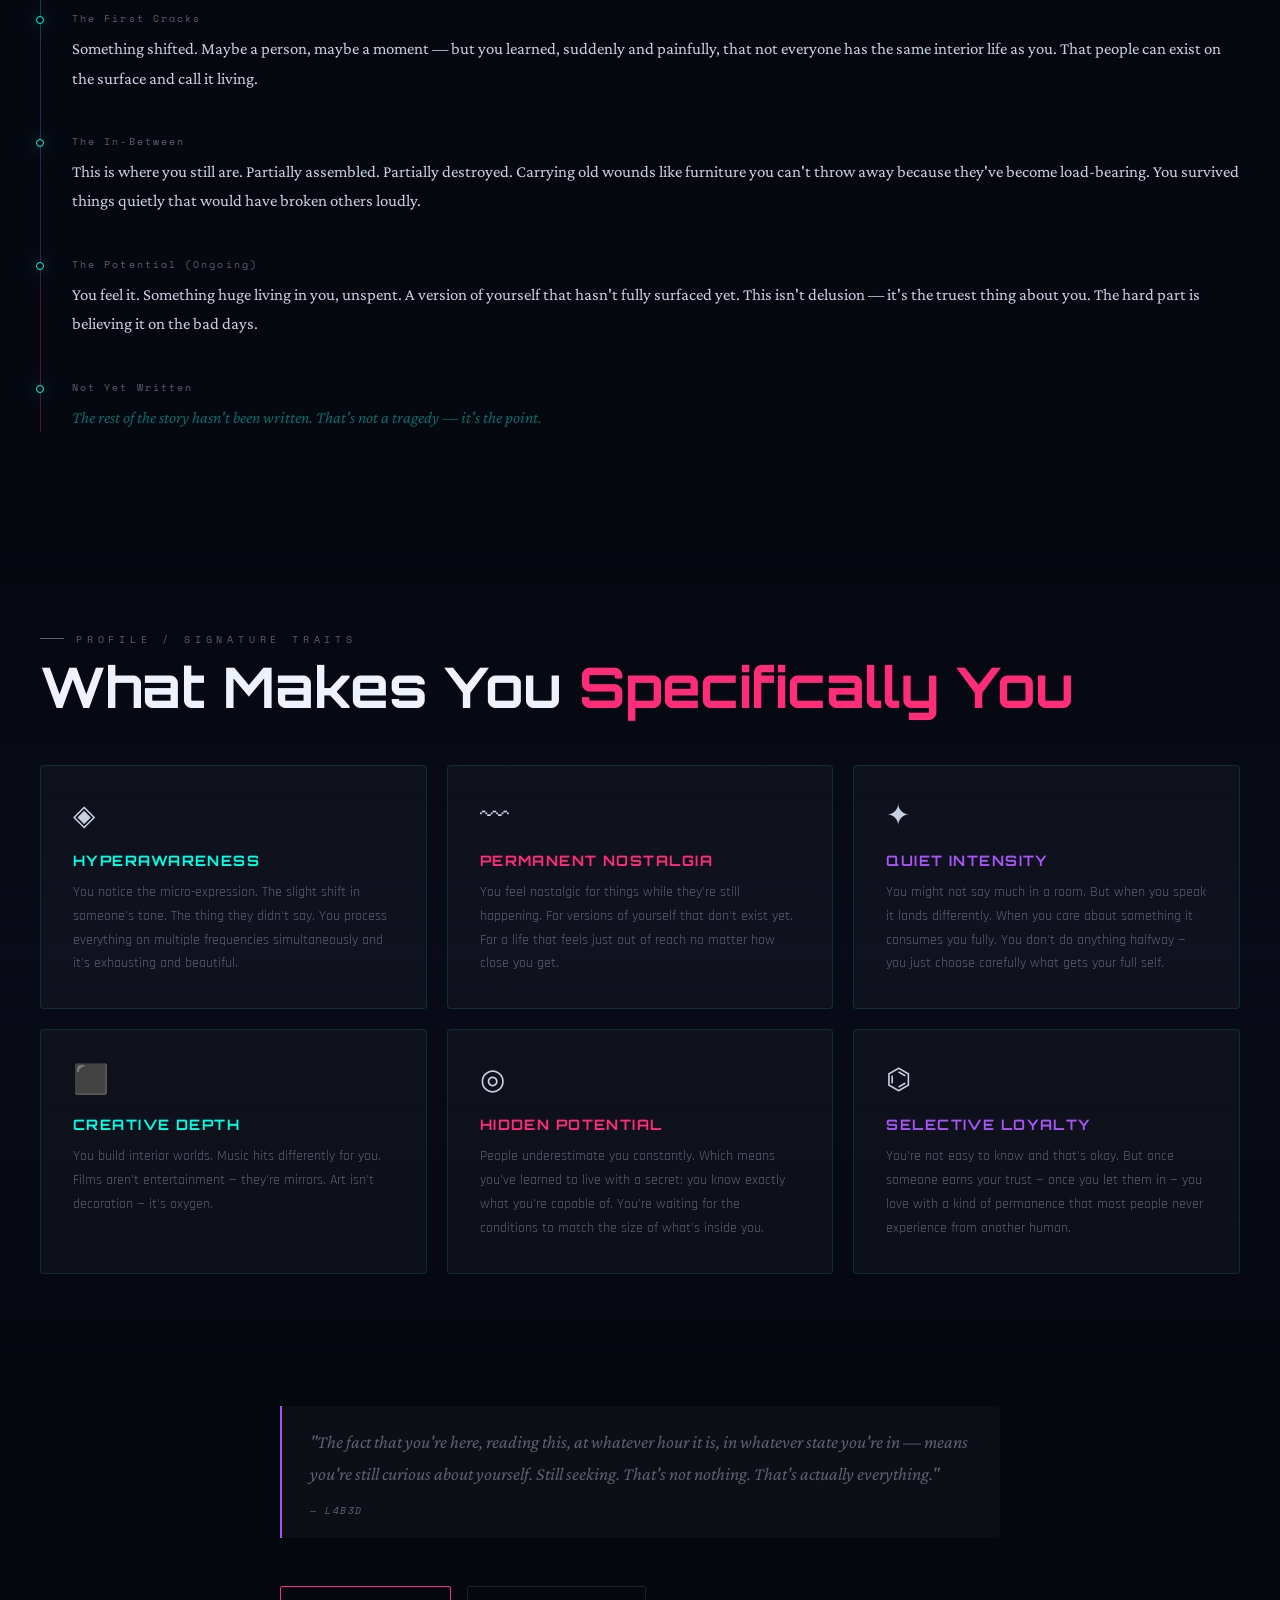
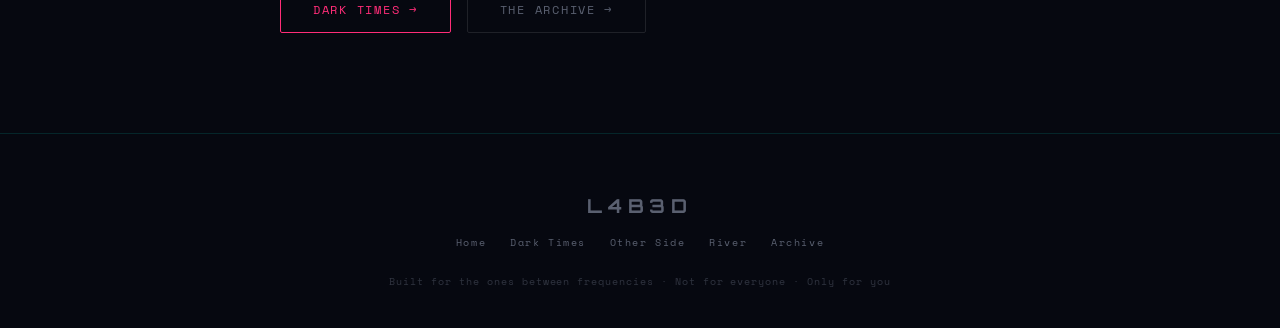
<file: the-story.html>
<!DOCTYPE html>
<html lang="en">
<head>
  <meta charset="UTF-8">
  <meta name="viewport" content="width=device-width, initial-scale=1.0">
  <meta name="description" content="L4B3D — The Story. Your solo journey. Purely about you.">
  <meta name="theme-color" content="#060810">
  <title>L4B3D — The Story</title>
  <link rel="stylesheet" href="style.css">
  <link rel="manifest" href="manifest.json">
  <link rel="icon" type="image/svg+xml" href="data:image/svg+xml,<svg xmlns='http://www.w3.org/2000/svg' viewBox='0 0 32 32'><text y='26' font-size='28'>✦</text></svg>">
</head>
<body>

  <div class="cursor-dot"></div>
  <div class="cursor-ring"></div>
  <div class="noise-overlay"></div>
  <canvas id="particle-canvas"></canvas>

  <div class="page-loader">
    <div class="loader-logo">✦</div>
    <div class="loader-bar-wrap"><div class="loader-bar"></div></div>
  </div>
  <div class="curtain-top"></div>
  <div class="curtain-bottom"></div>

  <nav class="nav">
    <a href="index.html" class="nav-logo">L4B3D</a>
    <div class="nav-links">
      <a href="index.html">Gateway</a>
      <a href="the-story.html">The Story</a>
      <a href="dark-times.html">Dark Times</a>
      <a href="the-other-side.html">The Other Side</a>
      <a href="the-river.html">The River</a>
      <a href="the-archive.html">Archive</a>
    </div>
    <button class="nav-hamburger" aria-label="Menu">
      <span></span><span></span><span></span>
    </button>
  </nav>

  <div class="mobile-menu">
    <a href="index.html">Gateway</a>
    <a href="the-story.html">The Story</a>
    <a href="dark-times.html">Dark Times</a>
    <a href="the-other-side.html">The Other Side</a>
    <a href="the-river.html">The River</a>
    <a href="the-archive.html">Archive</a>
  </div>

  <!-- PAGE INTRO -->
  <div class="page-intro" style="background:radial-gradient(ellipse 80% 60% at 50% 0%,rgba(0,255,231,0.08) 0%,transparent 70%)">
    <div class="parallax-text" style="bottom:-60px;right:-40px;opacity:0.4">YOU</div>
    <div class="scanlines"></div>
    <div class="section-inner">
      <div class="section-label reveal">Chapter 01 / The Story</div>
      <h1 class="hero-title" style="text-align:left;font-size:clamp(3rem,8vw,6rem);opacity:1;animation:none">
        This is<br>
        <span class="glitch neon-cyan" data-text="Your Story">Your Story</span>
      </h1>
      <p style="font-family:var(--font-serif);font-style:italic;font-size:1.15rem;color:var(--text-dim);max-width:500px;line-height:1.8;margin-top:16px">
        Not about where you come from. About what you've been carrying, quietly, all this time.
      </p>
    </div>
  </div>

  <!-- INTRO TEXT -->
  <section class="section">
    <div class="section-inner">
      <div style="display:grid;grid-template-columns:1fr 1fr;gap:64px;align-items:start">
        <div class="reveal">
          <div class="section-label">Origin / Foundation</div>
          <h2 class="section-title">Who You <span class="accent">Actually</span> Are</h2>
          <div class="raw-text">
            <p>You were the kid who noticed things other people walked past. Not smarter — just more awake. More sensitive. You absorbed everything like it cost you personally, because it did.</p>
            <br>
            <p>You understood irony before you understood algebra. You felt the weight of <strong>unspoken things</strong>. And somewhere along the way you started to wonder if this — all this feeling — was a gift or a curse.</p>
            <br>
            <p>It's <span class="highlight">both</span>. That's the answer no one tells you.</p>
          </div>
        </div>
        <div class="reveal reveal-delay-2">
          <div class="quote-block" style="margin-top:24px">
            <p>"You think too much. You feel too much. You're too much." — They were describing a superpower and calling it a problem.</p>
          </div>
          <div style="margin-top:32px;display:flex;gap:20px;flex-wrap:wrap">
            <div class="stat-pill">
              <span class="stat-pill-val">15–35</span>
              <span style="color:var(--text-dim);font-size:0.68rem">The age of becoming</span>
            </div>
            <div class="stat-pill">
              <span class="stat-pill-val">∞</span>
              <span style="color:var(--text-dim);font-size:0.68rem">Internal worlds</span>
            </div>
          </div>
        </div>
      </div>
    </div>
  </section>

  <!-- TIMELINE / CHAPTERS -->
  <section class="section" style="padding-top:0">
    <div class="section-inner">
      <hr class="hr-glow" style="margin-bottom:80px">
      <div class="section-label reveal">Timeline / Chapters</div>
      <h2 class="section-title reveal">The <span class="accent">Sequence</span></h2>

      <div class="timeline reveal">
        <div class="timeline-item">
          <div class="timeline-date">The Early Years</div>
          <div class="timeline-text">You were softer then. More open. Before the world taught you to build walls that look like confidence. You cried at things you couldn't explain and felt homesick for places you'd never been.</div>
        </div>
        <div class="timeline-item">
          <div class="timeline-date">The First Cracks</div>
          <div class="timeline-text">Something shifted. Maybe a person, maybe a moment — but you learned, suddenly and painfully, that not everyone has the same interior life as you. That people can exist on the surface and call it living.</div>
        </div>
        <div class="timeline-item">
          <div class="timeline-date">The In-Between</div>
          <div class="timeline-text">This is where you still are. Partially assembled. Partially destroyed. Carrying old wounds like furniture you can't throw away because they've become load-bearing. You survived things quietly that would have broken others loudly.</div>
        </div>
        <div class="timeline-item">
          <div class="timeline-date">The Potential (Ongoing)</div>
          <div class="timeline-text">You feel it. Something huge living in you, unspent. A version of yourself that hasn't fully surfaced yet. This isn't delusion — it's the truest thing about you. The hard part is believing it on the bad days.</div>
        </div>
        <div class="timeline-item" style="margin-bottom:0">
          <div class="timeline-date">Not Yet Written</div>
          <div class="timeline-text" style="color:rgba(0,255,231,0.4);font-style:italic">The rest of the story hasn't been written. That's not a tragedy — it's the point.</div>
        </div>
      </div>
    </div>
  </section>

  <!-- TRAITS SECTION -->
  <section class="section" style="background:linear-gradient(180deg,transparent,rgba(10,13,26,0.8),transparent)">
    <div class="section-inner">
      <div class="section-label reveal">Profile / Signature Traits</div>
      <h2 class="section-title reveal">What Makes You <span class="accent-pink">Specifically You</span></h2>

      <div class="card-grid card-grid-3 reveal">
        <div class="card">
          <div style="font-size:1.8rem;margin-bottom:16px">◈</div>
          <h3 style="font-family:var(--font-display);font-size:0.9rem;color:var(--cyan);letter-spacing:0.1em;margin-bottom:12px">HYPERAWARENESS</h3>
          <p style="font-size:0.88rem;color:var(--text-dim);line-height:1.7">You notice the micro-expression. The slight shift in someone's tone. The thing they didn't say. You process everything on multiple frequencies simultaneously and it's exhausting and beautiful.</p>
        </div>
        <div class="card">
          <div style="font-size:1.8rem;margin-bottom:16px">〰</div>
          <h3 style="font-family:var(--font-display);font-size:0.9rem;color:var(--pink);letter-spacing:0.1em;margin-bottom:12px">PERMANENT NOSTALGIA</h3>
          <p style="font-size:0.88rem;color:var(--text-dim);line-height:1.7">You feel nostalgic for things while they're still happening. For versions of yourself that don't exist yet. For a life that feels just out of reach no matter how close you get.</p>
        </div>
        <div class="card">
          <div style="font-size:1.8rem;margin-bottom:16px">✦</div>
          <h3 style="font-family:var(--font-display);font-size:0.9rem;color:var(--purple);letter-spacing:0.1em;margin-bottom:12px">QUIET INTENSITY</h3>
          <p style="font-size:0.88rem;color:var(--text-dim);line-height:1.7">You might not say much in a room. But when you speak it lands differently. When you care about something it consumes you fully. You don't do anything halfway — you just choose carefully what gets your full self.</p>
        </div>
        <div class="card">
          <div style="font-size:1.8rem;margin-bottom:16px">⬛</div>
          <h3 style="font-family:var(--font-display);font-size:0.9rem;color:var(--cyan);letter-spacing:0.1em;margin-bottom:12px">CREATIVE DEPTH</h3>
          <p style="font-size:0.88rem;color:var(--text-dim);line-height:1.7">You build interior worlds. Music hits differently for you. Films aren't entertainment — they're mirrors. Art isn't decoration — it's oxygen.</p>
        </div>
        <div class="card">
          <div style="font-size:1.8rem;margin-bottom:16px">◎</div>
          <h3 style="font-family:var(--font-display);font-size:0.9rem;color:var(--pink);letter-spacing:0.1em;margin-bottom:12px">HIDDEN POTENTIAL</h3>
          <p style="font-size:0.88rem;color:var(--text-dim);line-height:1.7">People underestimate you constantly. Which means you've learned to live with a secret: you know exactly what you're capable of. You're waiting for the conditions to match the size of what's inside you.</p>
        </div>
        <div class="card">
          <div style="font-size:1.8rem;margin-bottom:16px">⌬</div>
          <h3 style="font-family:var(--font-display);font-size:0.9rem;color:var(--purple);letter-spacing:0.1em;margin-bottom:12px">SELECTIVE LOYALTY</h3>
          <p style="font-size:0.88rem;color:var(--text-dim);line-height:1.7">You're not easy to know and that's okay. But once someone earns your trust — once you let them in — you love with a kind of permanence that most people never experience from another human.</p>
        </div>
      </div>
    </div>
  </section>

  <!-- CLOSING NOTE -->
  <section class="section" style="padding-top:0">
    <div class="section-inner" style="max-width:720px">
      <div class="quote-block reveal" style="border-color:var(--purple)">
        <p>"The fact that you're here, reading this, at whatever hour it is, in whatever state you're in — means you're still curious about yourself. Still seeking. That's not nothing. That's actually everything."</p>
        <cite>— L4B3D</cite>
      </div>

      <div class="reveal reveal-delay-2" style="margin-top:48px;display:flex;gap:16px;flex-wrap:wrap">
        <a href="dark-times.html" class="btn btn-pink">Dark Times →</a>
        <a href="the-archive.html" class="btn btn-ghost">The Archive →</a>
      </div>
    </div>
  </section>

  <footer>
    <div class="footer-logo">L4B3D</div>
    <div class="footer-links">
      <a href="index.html">Home</a>
      <a href="dark-times.html">Dark Times</a>
      <a href="the-other-side.html">Other Side</a>
      <a href="the-river.html">River</a>
      <a href="the-archive.html">Archive</a>
    </div>
    <div class="footer-copy">Built for the ones between frequencies · Not for everyone · Only for you</div>
  </footer>

  <script src="script.js"></script>
</body>
</html>
</file>
<file: style.css>
/* ============================================================
   L4B3D — MASTER STYLESHEET
   Cyberpunk × Arcane × Melancholic Sanctuary
   ============================================================ */

@import url('https://fonts.googleapis.com/css2?family=Orbitron:wght@400;600;700;900&family=Rajdhani:wght@300;400;500;600;700&family=Space+Mono:ital,wght@0,400;0,700;1,400&family=Crimson+Pro:ital,wght@0,300;0,400;1,300;1,400&display=swap');

/* ── CSS VARIABLES ─────────────────────────────────────────── */
:root {
  --cyan:        #00ffe7;
  --pink:        #ff2d78;
  --purple:      #a855f7;
  --purple-dark: #6d28d9;
  --blue:        #1e3a5f;
  --bg:          #060810;
  --bg2:         #0a0d1a;
  --bg3:         #0f1225;
  --surface:     rgba(255,255,255,0.03);
  --surface2:    rgba(255,255,255,0.06);
  --border:      rgba(0,255,231,0.12);
  --border-hot:  rgba(255,45,120,0.3);
  --text:        #c8d0e0;
  --text-dim:    #5a6070;
  --text-bright: #eef2ff;
  --glow-cyan:   0 0 20px rgba(0,255,231,0.4), 0 0 60px rgba(0,255,231,0.15);
  --glow-pink:   0 0 20px rgba(255,45,120,0.4), 0 0 60px rgba(255,45,120,0.15);
  --glow-purple: 0 0 20px rgba(168,85,247,0.4), 0 0 60px rgba(168,85,247,0.15);
  --font-display: 'Orbitron', monospace;
  --font-body:    'Rajdhani', sans-serif;
  --font-mono:    'Space Mono', monospace;
  --font-serif:   'Crimson Pro', serif;
  --ease-out-expo: cubic-bezier(0.16,1,0.3,1);
  --ease-in-expo:  cubic-bezier(0.7,0,0.84,0);
}

/* ── RESET ─────────────────────────────────────────────────── */
*, *::before, *::after { box-sizing: border-box; margin: 0; padding: 0; }
html { scroll-behavior: smooth; font-size: 16px; }
body {
  font-family: var(--font-body);
  background: var(--bg);
  color: var(--text);
  min-height: 100vh;
  overflow-x: hidden;
  cursor: none;
}
img { display: block; max-width: 100%; }
a { color: inherit; text-decoration: none; }
button { cursor: none; border: none; background: none; font-family: inherit; }
ul { list-style: none; }

/* ── CUSTOM CURSOR ─────────────────────────────────────────── */
.cursor-dot,
.cursor-ring {
  position: fixed;
  pointer-events: none;
  z-index: 99999;
  border-radius: 50%;
  transform: translate(-50%,-50%);
  transition: opacity 0.3s;
}
.cursor-dot {
  width: 6px; height: 6px;
  background: var(--cyan);
  box-shadow: var(--glow-cyan);
  transition: width 0.2s, height 0.2s, background 0.2s;
}
.cursor-ring {
  width: 32px; height: 32px;
  border: 1.5px solid rgba(0,255,231,0.5);
  transition: width 0.3s var(--ease-out-expo),
              height 0.3s var(--ease-out-expo),
              border-color 0.3s,
              transform 0.08s linear;
}
body.cursor-hover .cursor-dot  { width: 10px; height: 10px; background: var(--pink); box-shadow: var(--glow-pink); }
body.cursor-hover .cursor-ring { width: 50px; height: 50px; border-color: rgba(255,45,120,0.4); }

/* ── NOISE OVERLAY ─────────────────────────────────────────── */
.noise-overlay {
  position: fixed;
  inset: -50%;
  width: 200%; height: 200%;
  opacity: 0.03;
  pointer-events: none;
  z-index: 9000;
  background-image: url("data:image/svg+xml,%3Csvg viewBox='0 0 256 256' xmlns='http://www.w3.org/2000/svg'%3E%3Cfilter id='noise'%3E%3CfeTurbulence type='fractalNoise' baseFrequency='0.9' numOctaves='4' stitchTiles='stitch'/%3E%3C/filter%3E%3Crect width='100%25' height='100%25' filter='url(%23noise)'/%3E%3C/svg%3E");
  animation: noise-shift 0.5s steps(1) infinite;
}
@keyframes noise-shift {
  0%   { transform: translate(0,0); }
  25%  { transform: translate(-2%,-1%); }
  50%  { transform: translate(1%,2%); }
  75%  { transform: translate(-1%,1%); }
  100% { transform: translate(2%,-2%); }
}

/* ── CANVAS / PARTICLE LAYER ───────────────────────────────── */
#particle-canvas {
  position: fixed;
  inset: 0;
  pointer-events: none;
  z-index: 1;
  opacity: 0.6;
}

/* ── PAGE LOADER / CURTAIN ─────────────────────────────────── */
.page-loader {
  position: fixed;
  inset: 0;
  z-index: 99000;
  display: flex;
  align-items: center;
  justify-content: center;
  background: var(--bg);
  flex-direction: column;
  gap: 24px;
}
.page-loader.hidden { pointer-events: none; }

.loader-logo {
  font-family: var(--font-display);
  font-size: clamp(2rem, 6vw, 4rem);
  font-weight: 900;
  letter-spacing: 0.3em;
  color: var(--cyan);
  text-shadow: var(--glow-cyan);
  animation: loader-pulse 1.2s ease-in-out infinite;
}
@keyframes loader-pulse {
  0%,100% { opacity: 1; text-shadow: var(--glow-cyan); }
  50%      { opacity: 0.4; text-shadow: none; }
}
.loader-bar-wrap {
  width: 200px;
  height: 2px;
  background: rgba(255,255,255,0.08);
  border-radius: 2px;
  overflow: hidden;
}
.loader-bar {
  height: 100%;
  background: linear-gradient(90deg, var(--cyan), var(--purple));
  width: 0%;
  transition: width 0.8s var(--ease-out-expo);
  box-shadow: 0 0 12px var(--cyan);
}

.curtain-top,
.curtain-bottom {
  position: fixed;
  left: 0; right: 0;
  height: 50vh;
  background: var(--bg);
  z-index: 98000;
  transition: transform 0.9s var(--ease-in-expo);
}
.curtain-top    { top: 0; transform: translateY(0); }
.curtain-bottom { bottom: 0; transform: translateY(0); }
.curtain-top.open    { transform: translateY(-100%); }
.curtain-bottom.open { transform: translateY(100%); }

/* ── NAVIGATION ─────────────────────────────────────────────── */
.nav {
  position: fixed;
  top: 0; left: 0; right: 0;
  z-index: 8000;
  padding: 20px 40px;
  display: flex;
  align-items: center;
  justify-content: space-between;
  background: linear-gradient(180deg, rgba(6,8,16,0.95) 0%, transparent 100%);
  backdrop-filter: blur(2px);
}
.nav-logo {
  font-family: var(--font-display);
  font-size: 1.1rem;
  font-weight: 700;
  letter-spacing: 0.25em;
  color: var(--cyan);
  text-shadow: var(--glow-cyan);
  transition: color 0.3s;
}
.nav-logo:hover { color: var(--pink); text-shadow: var(--glow-pink); }

.nav-links {
  display: flex;
  gap: 32px;
  align-items: center;
}
.nav-links a {
  font-family: var(--font-mono);
  font-size: 0.7rem;
  letter-spacing: 0.15em;
  text-transform: uppercase;
  color: var(--text-dim);
  transition: color 0.3s, text-shadow 0.3s;
  position: relative;
}
.nav-links a::after {
  content: '';
  position: absolute;
  bottom: -4px; left: 0; right: 0;
  height: 1px;
  background: var(--cyan);
  transform: scaleX(0);
  transition: transform 0.3s var(--ease-out-expo);
  box-shadow: var(--glow-cyan);
}
.nav-links a:hover,
.nav-links a.active { color: var(--cyan); }
.nav-links a:hover::after,
.nav-links a.active::after { transform: scaleX(1); }

.nav-hamburger {
  display: none;
  flex-direction: column;
  gap: 5px;
  padding: 4px;
}
.nav-hamburger span {
  display: block;
  width: 24px; height: 1.5px;
  background: var(--cyan);
  transition: transform 0.3s, opacity 0.3s;
}

.mobile-menu {
  display: none;
  position: fixed;
  inset: 0;
  z-index: 7500;
  background: rgba(6,8,16,0.97);
  backdrop-filter: blur(20px);
  flex-direction: column;
  align-items: center;
  justify-content: center;
  gap: 32px;
}
.mobile-menu a {
  font-family: var(--font-display);
  font-size: 1.4rem;
  letter-spacing: 0.2em;
  color: var(--text-dim);
  transition: color 0.3s;
}
.mobile-menu a:hover { color: var(--cyan); text-shadow: var(--glow-cyan); }
.mobile-menu.open { display: flex; }

/* ── HERO SECTION ───────────────────────────────────────────── */
.hero {
  position: relative;
  min-height: 100vh;
  display: flex;
  flex-direction: column;
  align-items: center;
  justify-content: center;
  text-align: center;
  padding: 120px 40px 80px;
  z-index: 10;
  overflow: hidden;
}

.hero-bg-gradient {
  position: absolute;
  inset: 0;
  background:
    radial-gradient(ellipse 80% 60% at 50% 0%, rgba(168,85,247,0.15) 0%, transparent 70%),
    radial-gradient(ellipse 60% 40% at 20% 100%, rgba(0,255,231,0.08) 0%, transparent 60%),
    radial-gradient(ellipse 50% 50% at 80% 80%, rgba(255,45,120,0.06) 0%, transparent 60%);
  pointer-events: none;
}

.hero-eyebrow {
  font-family: var(--font-mono);
  font-size: 0.65rem;
  letter-spacing: 0.4em;
  text-transform: uppercase;
  color: var(--purple);
  margin-bottom: 20px;
  opacity: 0;
  animation: fade-up 1s 0.8s var(--ease-out-expo) forwards;
}

.hero-title {
  font-family: var(--font-display);
  font-size: clamp(3rem, 10vw, 8rem);
  font-weight: 900;
  line-height: 0.9;
  letter-spacing: -0.02em;
  color: var(--text-bright);
  margin-bottom: 32px;
  opacity: 0;
  animation: fade-up 1s 1s var(--ease-out-expo) forwards;
}

.hero-title .glitch {
  position: relative;
  display: inline-block;
  color: var(--cyan);
  text-shadow: var(--glow-cyan);
}
.hero-title .glitch::before,
.hero-title .glitch::after {
  content: attr(data-text);
  position: absolute;
  inset: 0;
  color: var(--cyan);
}
.hero-title .glitch::before {
  animation: glitch-1 3.5s infinite;
  color: var(--pink);
  clip-path: polygon(0 30%, 100% 30%, 100% 50%, 0 50%);
}
.hero-title .glitch::after {
  animation: glitch-2 3.5s infinite;
  color: var(--purple);
  clip-path: polygon(0 65%, 100% 65%, 100% 80%, 0 80%);
}

@keyframes glitch-1 {
  0%,90%,100% { transform: translate(0); opacity: 0; }
  92%          { transform: translate(-4px, 2px); opacity: 0.8; }
  94%          { transform: translate(4px, -2px); opacity: 0.8; }
  96%          { transform: translate(-2px, 0); opacity: 0.8; }
  98%          { transform: translate(0); opacity: 0; }
}
@keyframes glitch-2 {
  0%,88%,100% { transform: translate(0); opacity: 0; }
  90%          { transform: translate(4px, -1px); opacity: 0.6; }
  93%          { transform: translate(-3px, 2px); opacity: 0.6; }
  96%          { transform: translate(0); opacity: 0; }
}

.hero-subtitle {
  font-family: var(--font-serif);
  font-size: clamp(1rem, 2.5vw, 1.4rem);
  font-style: italic;
  color: var(--text-dim);
  max-width: 560px;
  line-height: 1.7;
  margin-bottom: 48px;
  opacity: 0;
  animation: fade-up 1s 1.2s var(--ease-out-expo) forwards;
}

.hero-cta-group {
  display: flex;
  gap: 16px;
  flex-wrap: wrap;
  justify-content: center;
  opacity: 0;
  animation: fade-up 1s 1.4s var(--ease-out-expo) forwards;
}

@keyframes fade-up {
  from { opacity: 0; transform: translateY(24px); }
  to   { opacity: 1; transform: translateY(0); }
}

/* ── BUTTONS ─────────────────────────────────────────────────── */
.btn {
  display: inline-flex;
  align-items: center;
  gap: 8px;
  padding: 14px 32px;
  font-family: var(--font-mono);
  font-size: 0.72rem;
  letter-spacing: 0.15em;
  text-transform: uppercase;
  border-radius: 2px;
  transition: all 0.3s var(--ease-out-expo);
  position: relative;
  overflow: hidden;
}
.btn::before {
  content: '';
  position: absolute;
  inset: 0;
  opacity: 0;
  transition: opacity 0.3s;
}
.btn:hover::before { opacity: 1; }

.btn-primary {
  background: transparent;
  border: 1.5px solid var(--cyan);
  color: var(--cyan);
  box-shadow: inset 0 0 0 0 var(--cyan);
}
.btn-primary::before { background: rgba(0,255,231,0.08); }
.btn-primary:hover {
  box-shadow: var(--glow-cyan), inset 0 0 20px rgba(0,255,231,0.05);
  color: var(--bg);
  background: var(--cyan);
}

.btn-ghost {
  background: transparent;
  border: 1.5px solid rgba(255,255,255,0.1);
  color: var(--text-dim);
}
.btn-ghost::before { background: rgba(255,255,255,0.04); }
.btn-ghost:hover { border-color: var(--purple); color: var(--purple); }

.btn-pink {
  background: transparent;
  border: 1.5px solid var(--pink);
  color: var(--pink);
}
.btn-pink::before { background: rgba(255,45,120,0.08); }
.btn-pink:hover {
  background: var(--pink);
  color: var(--bg);
  box-shadow: var(--glow-pink);
}

/* ── SECTION COMMONS ────────────────────────────────────────── */
.section {
  position: relative;
  z-index: 10;
  padding: 100px 40px;
}
.section-inner {
  max-width: 1200px;
  margin: 0 auto;
}
.section-label {
  font-family: var(--font-mono);
  font-size: 0.6rem;
  letter-spacing: 0.5em;
  text-transform: uppercase;
  color: var(--text-dim);
  margin-bottom: 12px;
  display: flex;
  align-items: center;
  gap: 12px;
}
.section-label::before {
  content: '';
  display: block;
  width: 24px; height: 1px;
  background: var(--text-dim);
}
.section-title {
  font-family: var(--font-display);
  font-size: clamp(2rem, 5vw, 3.5rem);
  font-weight: 700;
  color: var(--text-bright);
  margin-bottom: 48px;
  line-height: 1.05;
}
.section-title .accent { color: var(--cyan); }
.section-title .accent-pink { color: var(--pink); }

/* ── HORIZONTAL RULE ─────────────────────────────────────────── */
.hr-glow {
  border: none;
  height: 1px;
  background: linear-gradient(90deg, transparent, var(--cyan), transparent);
  margin: 0 auto;
  opacity: 0.3;
}

/* ── CARD GRID ───────────────────────────────────────────────── */
.card-grid {
  display: grid;
  gap: 20px;
}
.card-grid-3 { grid-template-columns: repeat(3, 1fr); }
.card-grid-2 { grid-template-columns: repeat(2, 1fr); }

.card {
  background: var(--surface);
  border: 1px solid var(--border);
  border-radius: 4px;
  padding: 32px;
  transition: border-color 0.3s, box-shadow 0.3s, transform 0.3s var(--ease-out-expo);
  position: relative;
  overflow: hidden;
}
.card::before {
  content: '';
  position: absolute;
  top: 0; left: 0; right: 0;
  height: 1px;
  background: linear-gradient(90deg, transparent, var(--cyan), transparent);
  opacity: 0;
  transition: opacity 0.3s;
}
.card:hover { border-color: rgba(0,255,231,0.3); box-shadow: var(--glow-cyan); transform: translateY(-4px); }
.card:hover::before { opacity: 1; }

/* ── SPOTIFY CARD ────────────────────────────────────────────── */
.spotify-card {
  background: var(--surface);
  border: 1px solid var(--border);
  border-radius: 4px;
  overflow: hidden;
  transition: transform 0.3s var(--ease-out-expo), box-shadow 0.3s;
  cursor: none;
}
.spotify-card:hover { transform: translateY(-6px) scale(1.01); box-shadow: var(--glow-purple); }
.spotify-card-img {
  aspect-ratio: 1;
  overflow: hidden;
  position: relative;
}
.spotify-card-img img {
  width: 100%; height: 100%;
  object-fit: cover;
  transition: transform 0.5s var(--ease-out-expo);
  filter: saturate(0.8);
}
.spotify-card:hover .spotify-card-img img { transform: scale(1.06); filter: saturate(1.1); }
.spotify-card-img-overlay {
  position: absolute;
  inset: 0;
  background: linear-gradient(180deg, transparent 40%, rgba(6,8,16,0.8));
}
.spotify-card-body { padding: 16px; }
.spotify-card-rank {
  font-family: var(--font-mono);
  font-size: 0.6rem;
  color: var(--text-dim);
  letter-spacing: 0.2em;
  margin-bottom: 6px;
}
.spotify-card-title {
  font-family: var(--font-body);
  font-size: 1rem;
  font-weight: 600;
  color: var(--text-bright);
  margin-bottom: 4px;
  white-space: nowrap;
  overflow: hidden;
  text-overflow: ellipsis;
}
.spotify-card-sub {
  font-size: 0.82rem;
  color: var(--text-dim);
  white-space: nowrap;
  overflow: hidden;
  text-overflow: ellipsis;
}
.spotify-card-bar {
  height: 2px;
  background: linear-gradient(90deg, var(--purple), var(--pink));
  margin-top: 12px;
  border-radius: 2px;
  box-shadow: 0 0 8px rgba(168,85,247,0.4);
}

/* ── STAT PILL ───────────────────────────────────────────────── */
.stat-pill {
  display: inline-flex;
  align-items: center;
  gap: 10px;
  padding: 10px 20px;
  background: var(--surface2);
  border: 1px solid var(--border);
  border-radius: 100px;
  font-family: var(--font-mono);
  font-size: 0.72rem;
}
.stat-pill-val {
  font-size: 1.2rem;
  font-weight: 700;
  color: var(--cyan);
  font-family: var(--font-display);
}

/* ── WATCHLIST CARD ──────────────────────────────────────────── */
.watch-card {
  background: var(--surface);
  border: 1px solid var(--border);
  border-radius: 4px;
  overflow: hidden;
  display: flex;
  flex-direction: column;
  transition: border-color 0.3s, box-shadow 0.3s, transform 0.3s var(--ease-out-expo);
}
.watch-card:hover { border-color: rgba(255,45,120,0.35); box-shadow: var(--glow-pink); transform: translateY(-4px); }
.watch-card-img {
  aspect-ratio: 2/3;
  background: var(--bg3);
  overflow: hidden;
  position: relative;
}
.watch-card-img img { width: 100%; height: 100%; object-fit: cover; transition: transform 0.5s; }
.watch-card:hover .watch-card-img img { transform: scale(1.05); }
.watch-card-img-placeholder {
  width: 100%; height: 100%;
  display: flex;
  align-items: center;
  justify-content: center;
  font-size: 2rem;
  color: var(--text-dim);
}
.watch-badge {
  position: absolute;
  top: 8px; right: 8px;
  font-family: var(--font-mono);
  font-size: 0.55rem;
  letter-spacing: 0.1em;
  padding: 4px 8px;
  border-radius: 2px;
  text-transform: uppercase;
}
.watch-badge-movie { background: rgba(0,255,231,0.15); color: var(--cyan); border: 1px solid rgba(0,255,231,0.3); }
.watch-badge-tv    { background: rgba(255,45,120,0.15); color: var(--pink); border: 1px solid rgba(255,45,120,0.3); }
.watch-card-body { padding: 14px; flex: 1; }
.watch-card-title {
  font-weight: 600;
  color: var(--text-bright);
  font-size: 0.92rem;
  margin-bottom: 4px;
}
.watch-card-meta {
  font-size: 0.75rem;
  color: var(--text-dim);
  font-family: var(--font-mono);
}
.watch-card-rating {
  display: flex;
  align-items: center;
  gap: 4px;
  margin-top: 8px;
  font-family: var(--font-mono);
  font-size: 0.72rem;
  color: #fbbf24;
}

/* ── MODAL ───────────────────────────────────────────────────── */
.modal-overlay {
  position: fixed;
  inset: 0;
  z-index: 50000;
  background: rgba(6,8,16,0.92);
  backdrop-filter: blur(16px);
  display: flex;
  align-items: center;
  justify-content: center;
  padding: 24px;
  opacity: 0;
  pointer-events: none;
  transition: opacity 0.3s;
}
.modal-overlay.open { opacity: 1; pointer-events: all; }
.modal {
  background: var(--bg3);
  border: 1px solid var(--border);
  border-radius: 6px;
  max-width: 680px;
  width: 100%;
  max-height: 90vh;
  overflow-y: auto;
  transform: translateY(32px) scale(0.97);
  transition: transform 0.4s var(--ease-out-expo);
  position: relative;
}
.modal-overlay.open .modal { transform: translateY(0) scale(1); }
.modal-header {
  padding: 32px 32px 0;
  display: flex;
  gap: 24px;
  align-items: flex-start;
}
.modal-cover {
  width: 120px; height: 120px;
  border-radius: 2px;
  object-fit: cover;
  flex-shrink: 0;
  box-shadow: var(--glow-purple);
}
.modal-cover-placeholder {
  width: 120px; height: 120px;
  background: var(--bg2);
  border-radius: 2px;
  display: flex;
  align-items: center;
  justify-content: center;
  font-size: 3rem;
  flex-shrink: 0;
}
.modal-title {
  font-family: var(--font-display);
  font-size: 1.3rem;
  color: var(--text-bright);
  margin-bottom: 6px;
}
.modal-artist {
  font-size: 0.9rem;
  color: var(--purple);
  margin-bottom: 12px;
}
.modal-stats-row {
  display: flex;
  flex-wrap: wrap;
  gap: 12px;
  margin-top: 12px;
}
.modal-stat {
  background: var(--surface2);
  border: 1px solid var(--border);
  border-radius: 100px;
  padding: 6px 14px;
  font-family: var(--font-mono);
  font-size: 0.65rem;
  color: var(--text-dim);
}
.modal-stat span { color: var(--cyan); font-weight: 700; }
.modal-body { padding: 24px 32px 32px; }
.modal-quote {
  font-family: var(--font-serif);
  font-style: italic;
  font-size: 1.05rem;
  color: var(--text-dim);
  border-left: 2px solid var(--purple);
  padding-left: 16px;
  margin-bottom: 20px;
  line-height: 1.7;
}
.modal-close {
  position: absolute;
  top: 20px; right: 20px;
  width: 32px; height: 32px;
  border-radius: 50%;
  display: flex;
  align-items: center;
  justify-content: center;
  background: var(--surface2);
  border: 1px solid var(--border);
  color: var(--text-dim);
  font-size: 1.1rem;
  transition: color 0.2s, border-color 0.2s;
}
.modal-close:hover { color: var(--pink); border-color: var(--pink); }

/* ── SCROLLBAR ───────────────────────────────────────────────── */
::-webkit-scrollbar { width: 4px; }
::-webkit-scrollbar-track { background: var(--bg); }
::-webkit-scrollbar-thumb { background: var(--purple-dark); border-radius: 2px; }
::-webkit-scrollbar-thumb:hover { background: var(--purple); }

/* ── TAB SYSTEM ─────────────────────────────────────────────── */
.tabs {
  display: flex;
  gap: 0;
  border-bottom: 1px solid var(--border);
  margin-bottom: 48px;
}
.tab-btn {
  padding: 14px 28px;
  font-family: var(--font-mono);
  font-size: 0.7rem;
  letter-spacing: 0.15em;
  text-transform: uppercase;
  color: var(--text-dim);
  border-bottom: 2px solid transparent;
  margin-bottom: -1px;
  transition: color 0.3s, border-color 0.3s;
}
.tab-btn:hover { color: var(--text); }
.tab-btn.active { color: var(--cyan); border-color: var(--cyan); }
.tab-panel { display: none; }
.tab-panel.active { display: block; }

/* ── GENRE BUBBLE ────────────────────────────────────────────── */
.genre-cloud {
  display: flex;
  flex-wrap: wrap;
  gap: 10px;
}
.genre-bubble {
  padding: 8px 20px;
  border-radius: 100px;
  font-family: var(--font-mono);
  font-size: 0.7rem;
  letter-spacing: 0.08em;
  border: 1px solid;
  transition: all 0.3s;
}
.genre-bubble:nth-child(3n+1) { border-color: rgba(0,255,231,0.3); color: var(--cyan); background: rgba(0,255,231,0.05); }
.genre-bubble:nth-child(3n+2) { border-color: rgba(255,45,120,0.3); color: var(--pink); background: rgba(255,45,120,0.05); }
.genre-bubble:nth-child(3n)   { border-color: rgba(168,85,247,0.3); color: var(--purple); background: rgba(168,85,247,0.05); }
.genre-bubble:hover { transform: scale(1.05); }

/* ── LISTENING CLOCK ─────────────────────────────────────────── */
.clock-wrap {
  display: flex;
  flex-direction: column;
  align-items: center;
  gap: 20px;
}
#listening-clock { border-radius: 50%; }

/* ── FEATURE TRACK ───────────────────────────────────────────── */
.feature-track {
  display: flex;
  gap: 32px;
  align-items: center;
  background: var(--surface);
  border: 1px solid var(--border);
  border-radius: 4px;
  padding: 32px;
  position: relative;
  overflow: hidden;
}
.feature-track::before {
  content: '';
  position: absolute;
  inset: 0;
  background: radial-gradient(ellipse 60% 80% at 0% 50%, rgba(168,85,247,0.08) 0%, transparent 70%);
  pointer-events: none;
}
.feature-track-cover {
  width: 140px; height: 140px;
  border-radius: 4px;
  object-fit: cover;
  flex-shrink: 0;
  box-shadow: var(--glow-purple);
}
.feature-track-cover-ph {
  width: 140px; height: 140px;
  background: var(--bg2);
  border-radius: 4px;
  flex-shrink: 0;
  display: flex;
  align-items: center;
  justify-content: center;
  font-size: 3.5rem;
}
.feature-track-info { flex: 1; }
.feature-track-label {
  font-family: var(--font-mono);
  font-size: 0.6rem;
  letter-spacing: 0.35em;
  color: var(--purple);
  text-transform: uppercase;
  margin-bottom: 8px;
}
.feature-track-title {
  font-family: var(--font-display);
  font-size: clamp(1.4rem, 3vw, 2rem);
  color: var(--text-bright);
  margin-bottom: 4px;
}
.feature-track-artist { color: var(--text-dim); margin-bottom: 16px; font-size: 0.95rem; }

/* ── TIMELINE ────────────────────────────────────────────────── */
.timeline {
  position: relative;
  padding-left: 32px;
}
.timeline::before {
  content: '';
  position: absolute;
  left: 0; top: 0; bottom: 0;
  width: 1px;
  background: linear-gradient(180deg, var(--cyan), var(--purple), var(--pink));
  opacity: 0.3;
}
.timeline-item {
  position: relative;
  margin-bottom: 40px;
}
.timeline-item::before {
  content: '';
  position: absolute;
  left: -36px; top: 6px;
  width: 8px; height: 8px;
  border-radius: 50%;
  border: 1.5px solid var(--cyan);
  background: var(--bg);
  box-shadow: var(--glow-cyan);
}
.timeline-date {
  font-family: var(--font-mono);
  font-size: 0.65rem;
  color: var(--text-dim);
  letter-spacing: 0.2em;
  margin-bottom: 8px;
}
.timeline-text {
  font-family: var(--font-serif);
  font-size: 1.05rem;
  color: var(--text);
  line-height: 1.75;
}

/* ── QUOTE BLOCK ─────────────────────────────────────────────── */
.quote-block {
  border-left: 2px solid var(--cyan);
  padding: 20px 28px;
  background: var(--surface);
  border-radius: 0 4px 4px 0;
  margin: 32px 0;
}
.quote-block p {
  font-family: var(--font-serif);
  font-style: italic;
  font-size: 1.15rem;
  color: var(--text-dim);
  line-height: 1.75;
}
.quote-block cite {
  display: block;
  margin-top: 12px;
  font-family: var(--font-mono);
  font-size: 0.65rem;
  letter-spacing: 0.15em;
  color: var(--text-dim);
}

/* ── PARALLAX TEXT (big background word) ─────────────────────── */
.parallax-text {
  font-family: var(--font-display);
  font-size: clamp(5rem, 18vw, 16rem);
  font-weight: 900;
  color: transparent;
  -webkit-text-stroke: 1px rgba(255,255,255,0.04);
  position: absolute;
  pointer-events: none;
  user-select: none;
  white-space: nowrap;
}

/* ── PAGE INTRO (non-home pages) ─────────────────────────────── */
.page-intro {
  min-height: 60vh;
  display: flex;
  flex-direction: column;
  justify-content: flex-end;
  padding: 160px 40px 80px;
  position: relative;
  overflow: hidden;
  z-index: 10;
}

/* ── FOOTER ──────────────────────────────────────────────────── */
footer {
  position: relative;
  z-index: 10;
  padding: 60px 40px 40px;
  border-top: 1px solid var(--border);
  text-align: center;
}
.footer-logo {
  font-family: var(--font-display);
  font-size: 1.2rem;
  font-weight: 700;
  letter-spacing: 0.3em;
  color: var(--text-dim);
  margin-bottom: 16px;
}
.footer-links {
  display: flex;
  justify-content: center;
  gap: 24px;
  margin-bottom: 24px;
}
.footer-links a {
  font-family: var(--font-mono);
  font-size: 0.65rem;
  letter-spacing: 0.15em;
  color: var(--text-dim);
  transition: color 0.3s;
}
.footer-links a:hover { color: var(--cyan); }
.footer-copy {
  font-family: var(--font-mono);
  font-size: 0.6rem;
  color: var(--text-dim);
  opacity: 0.5;
  letter-spacing: 0.1em;
}

/* ── SCROLL REVEAL ───────────────────────────────────────────── */
.reveal {
  opacity: 0;
  transform: translateY(32px);
  transition: opacity 0.8s var(--ease-out-expo), transform 0.8s var(--ease-out-expo);
}
.reveal.visible { opacity: 1; transform: none; }
.reveal-delay-1 { transition-delay: 0.1s; }
.reveal-delay-2 { transition-delay: 0.2s; }
.reveal-delay-3 { transition-delay: 0.3s; }
.reveal-delay-4 { transition-delay: 0.4s; }
.reveal-delay-5 { transition-delay: 0.5s; }

/* ── HOME PAGE GATEWAY CARDS ─────────────────────────────────── */
.gateway-grid {
  display: grid;
  grid-template-columns: repeat(3, 1fr);
  gap: 1px;
  background: var(--border);
  border: 1px solid var(--border);
  border-radius: 4px;
  overflow: hidden;
}
.gateway-card {
  background: var(--bg2);
  padding: 40px 32px;
  display: flex;
  flex-direction: column;
  gap: 12px;
  transition: background 0.3s;
  position: relative;
  overflow: hidden;
}
.gateway-card::after {
  content: '';
  position: absolute;
  bottom: 0; left: 0; right: 0;
  height: 2px;
  background: linear-gradient(90deg, var(--cyan), var(--purple));
  transform: scaleX(0);
  transition: transform 0.4s var(--ease-out-expo);
  transform-origin: left;
}
.gateway-card:hover { background: var(--bg3); }
.gateway-card:hover::after { transform: scaleX(1); }
.gateway-icon {
  font-size: 1.6rem;
  margin-bottom: 4px;
}
.gateway-num {
  font-family: var(--font-mono);
  font-size: 0.55rem;
  letter-spacing: 0.3em;
  color: var(--text-dim);
}
.gateway-title {
  font-family: var(--font-display);
  font-size: 1rem;
  font-weight: 700;
  color: var(--text-bright);
  letter-spacing: 0.05em;
}
.gateway-desc {
  font-size: 0.85rem;
  color: var(--text-dim);
  line-height: 1.6;
}
.gateway-arrow {
  margin-top: auto;
  font-family: var(--font-mono);
  font-size: 0.65rem;
  color: var(--cyan);
  display: flex;
  align-items: center;
  gap: 8px;
}

/* ── DARK TIMES SPECIFIC ─────────────────────────────────────── */
.raw-text {
  font-family: var(--font-serif);
  font-size: clamp(1rem, 2vw, 1.25rem);
  line-height: 1.9;
  color: var(--text-dim);
  max-width: 700px;
}
.raw-text strong { color: var(--text); font-style: italic; }
.raw-text .highlight { color: var(--pink); }

.emotion-bar {
  margin: 40px 0;
}
.emotion-bar-label {
  display: flex;
  justify-content: space-between;
  font-family: var(--font-mono);
  font-size: 0.65rem;
  color: var(--text-dim);
  letter-spacing: 0.1em;
  margin-bottom: 8px;
}
.emotion-bar-track {
  height: 3px;
  background: var(--surface2);
  border-radius: 2px;
  overflow: hidden;
}
.emotion-bar-fill {
  height: 100%;
  border-radius: 2px;
  transition: width 1.5s var(--ease-out-expo);
}
.emotion-bar-fill.cyan   { background: linear-gradient(90deg, var(--cyan), rgba(0,255,231,0.4)); box-shadow: 0 0 8px var(--cyan); }
.emotion-bar-fill.pink   { background: linear-gradient(90deg, var(--pink), rgba(255,45,120,0.4)); box-shadow: 0 0 8px var(--pink); }
.emotion-bar-fill.purple { background: linear-gradient(90deg, var(--purple), rgba(168,85,247,0.4)); box-shadow: 0 0 8px var(--purple); }

/* ── THE RIVER SPECIFIC ──────────────────────────────────────── */
.river-note {
  background: var(--surface);
  border: 1px solid var(--border);
  border-radius: 4px;
  padding: 28px 32px;
  margin-bottom: 24px;
  position: relative;
  overflow: hidden;
}
.river-note::before {
  content: '"';
  position: absolute;
  top: -20px; left: 16px;
  font-family: var(--font-serif);
  font-size: 10rem;
  color: rgba(168,85,247,0.06);
  line-height: 1;
  pointer-events: none;
}
.river-note-text {
  font-family: var(--font-serif);
  font-style: italic;
  font-size: 1.1rem;
  color: var(--text-dim);
  line-height: 1.8;
  margin-bottom: 16px;
}
.river-note-meta {
  font-family: var(--font-mono);
  font-size: 0.62rem;
  letter-spacing: 0.2em;
  color: var(--text-dim);
  opacity: 0.6;
}

.river-gallery {
  display: grid;
  grid-template-columns: repeat(3, 1fr);
  gap: 8px;
}
.river-gallery-item {
  aspect-ratio: 1;
  overflow: hidden;
  border-radius: 2px;
  position: relative;
}
.river-gallery-item img {
  width: 100%; height: 100%;
  object-fit: cover;
  transition: transform 0.5s var(--ease-out-expo), filter 0.3s;
  filter: saturate(0.7) brightness(0.8);
}
.river-gallery-item:hover img { transform: scale(1.08); filter: saturate(1) brightness(1); }
.river-gallery-item-overlay {
  position: absolute;
  inset: 0;
  background: linear-gradient(180deg, transparent 50%, rgba(6,8,16,0.7));
  display: flex;
  align-items: flex-end;
  padding: 12px;
  opacity: 0;
  transition: opacity 0.3s;
}
.river-gallery-item:hover .river-gallery-item-overlay { opacity: 1; }
.river-gallery-item-caption {
  font-family: var(--font-serif);
  font-style: italic;
  font-size: 0.8rem;
  color: var(--text);
}

/* ── MUSIC PLAYER MINI ───────────────────────────────────────── */
.mini-player {
  display: flex;
  align-items: center;
  gap: 16px;
  padding: 16px 20px;
  background: var(--surface);
  border: 1px solid var(--border);
  border-radius: 4px;
}
.mini-player-thumb {
  width: 48px; height: 48px;
  border-radius: 2px;
  object-fit: cover;
  flex-shrink: 0;
}
.mini-player-thumb-ph {
  width: 48px; height: 48px;
  background: var(--bg2);
  border-radius: 2px;
  display: flex;
  align-items: center;
  justify-content: center;
  font-size: 1.4rem;
  flex-shrink: 0;
}
.mini-player-info { flex: 1; min-width: 0; }
.mini-player-title {
  font-weight: 600;
  color: var(--text-bright);
  font-size: 0.88rem;
  white-space: nowrap;
  overflow: hidden;
  text-overflow: ellipsis;
}
.mini-player-artist { font-size: 0.75rem; color: var(--text-dim); }
.mini-player-btn {
  width: 36px; height: 36px;
  border-radius: 50%;
  border: 1px solid var(--border);
  display: flex;
  align-items: center;
  justify-content: center;
  color: var(--text-dim);
  font-size: 0.85rem;
  transition: all 0.3s;
  flex-shrink: 0;
}
.mini-player-btn:hover { border-color: var(--cyan); color: var(--cyan); }
.mini-player-btn.playing { border-color: var(--cyan); color: var(--cyan); box-shadow: var(--glow-cyan); }

/* ── LOADING SPINNER ─────────────────────────────────────────── */
.spinner {
  width: 32px; height: 32px;
  border: 2px solid var(--border);
  border-top-color: var(--cyan);
  border-radius: 50%;
  animation: spin 0.8s linear infinite;
  margin: 40px auto;
}
@keyframes spin { to { transform: rotate(360deg); } }

/* ── RESPONSIVE ──────────────────────────────────────────────── */
@media (max-width: 1024px) {
  .card-grid-3 { grid-template-columns: repeat(2, 1fr); }
  .gateway-grid { grid-template-columns: repeat(2, 1fr); }
  .feature-track { flex-direction: column; align-items: flex-start; }
  .feature-track-cover, .feature-track-cover-ph { width: 100%; height: 220px; border-radius: 4px; }
}

@media (max-width: 768px) {
  .nav { padding: 16px 20px; }
  .nav-links { display: none; }
  .nav-hamburger { display: flex; }
  .section { padding: 64px 20px; }
  .hero { padding: 100px 20px 60px; }
  .page-intro { padding: 120px 20px 60px; }
  .card-grid-3, .card-grid-2 { grid-template-columns: 1fr; }
  .gateway-grid { grid-template-columns: 1fr; }
  .river-gallery { grid-template-columns: repeat(2, 1fr); }
  .modal-header { flex-direction: column; }
  .modal-cover, .modal-cover-placeholder { width: 100%; height: 200px; }
  .feature-track-cover, .feature-track-cover-ph { height: 180px; }
  .tabs { overflow-x: auto; }
  footer { padding: 40px 20px 32px; }
}

@media (max-width: 480px) {
  .hero-title { font-size: 2.8rem; }
  .river-gallery { grid-template-columns: 1fr; }
  .modal { max-height: 85vh; }
  .modal-header { padding: 20px 20px 0; }
  .modal-body { padding: 16px 20px 24px; }
}

/* ── NEON TEXT UTILITIES ─────────────────────────────────────── */
.neon-cyan   { color: var(--cyan); text-shadow: var(--glow-cyan); }
.neon-pink   { color: var(--pink); text-shadow: var(--glow-pink); }
.neon-purple { color: var(--purple); text-shadow: var(--glow-purple); }

/* ── SCANLINE EFFECT ─────────────────────────────────────────── */
.scanlines {
  position: absolute;
  inset: 0;
  pointer-events: none;
  background: repeating-linear-gradient(
    0deg,
    transparent,
    transparent 2px,
    rgba(0,0,0,0.03) 2px,
    rgba(0,0,0,0.03) 4px
  );
}

/* ── ARCHIVE PAGE SPECIFIC ───────────────────────────────────── */
.archive-hero-stat {
  display: flex;
  flex-direction: column;
  align-items: center;
  gap: 4px;
  padding: 24px 40px;
  background: var(--surface);
  border: 1px solid var(--border);
  border-radius: 4px;
}
.archive-hero-stat-val {
  font-family: var(--font-display);
  font-size: clamp(2rem, 5vw, 3.5rem);
  font-weight: 900;
  color: var(--cyan);
  text-shadow: var(--glow-cyan);
}
.archive-hero-stat-label {
  font-family: var(--font-mono);
  font-size: 0.6rem;
  letter-spacing: 0.25em;
  text-transform: uppercase;
  color: var(--text-dim);
  text-align: center;
}
.archive-stats-row {
  display: grid;
  grid-template-columns: repeat(4, 1fr);
  gap: 16px;
  margin-bottom: 64px;
}
@media (max-width: 768px) {
  .archive-stats-row { grid-template-columns: repeat(2, 1fr); }
}
@media (max-width: 480px) {
  .archive-stats-row { grid-template-columns: 1fr; }
}

/* ── WAVEFORM ANIMATION ──────────────────────────────────────── */
.waveform {
  display: flex;
  align-items: center;
  gap: 3px;
  height: 24px;
}
.waveform-bar {
  width: 3px;
  background: var(--cyan);
  border-radius: 2px;
  box-shadow: 0 0 6px var(--cyan);
  animation: wave 1.2s ease-in-out infinite;
}
.waveform-bar:nth-child(2) { animation-delay: 0.1s; }
.waveform-bar:nth-child(3) { animation-delay: 0.2s; }
.waveform-bar:nth-child(4) { animation-delay: 0.3s; }
.waveform-bar:nth-child(5) { animation-delay: 0.15s; }
@keyframes wave {
  0%,100% { height: 6px; opacity: 0.5; }
  50%      { height: 20px; opacity: 1; }
}

/* ── PWA MANIFEST COLORS & SELECTION ─────────────────────────── */
::selection { background: rgba(168,85,247,0.3); color: var(--text-bright); }
::-moz-selection { background: rgba(168,85,247,0.3); color: var(--text-bright); }
</file>
